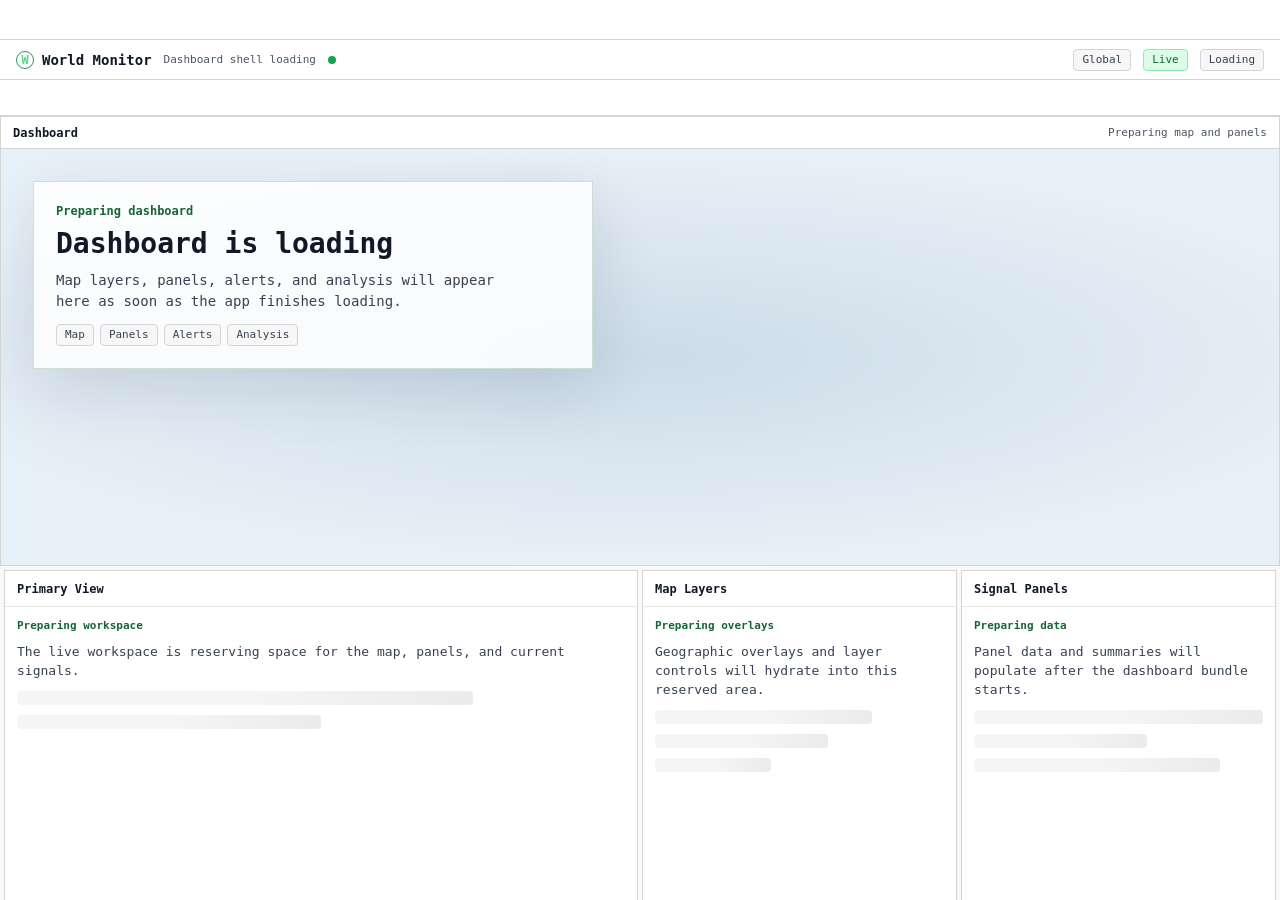
<file: index.html>
<!DOCTYPE html>
<html lang="en">
  <head>
    <meta charset="UTF-8" />
    <meta name="viewport" content="width=device-width, initial-scale=1.0, viewport-fit=cover" />
    <meta name="referrer" content="strict-origin-when-cross-origin" />

    <!-- Primary Meta Tags -->
    <title>World Monitor - Real-Time Global Intelligence Dashboard</title>
    <meta name="title" content="World Monitor - Real-Time Global Intelligence Dashboard" />
    <meta name="description" content="Real-time global intelligence platform tracking conflicts, markets, military activity, and OSINT signals across 190+ countries, with live context in one view." />
    <meta name="keywords" content="AI intelligence, AI-powered dashboard, global intelligence, geopolitical dashboard, world news, market data, military bases, nuclear facilities, undersea cables, conflict zones, real-time monitoring, situation awareness, OSINT, flight tracking, AIS ships, earthquake monitor, protest tracker, power outages, oil prices, government spending, polymarket predictions" />
    <meta name="author" content="Elie Habib" />
    <meta name="theme-color" content="#0a0f0a" />
    <meta name="robots" content="index, follow, max-image-preview:large, max-snippet:-1" />
    <link rel="canonical" href="https://www.worldmonitor.app/dashboard" />
    <link rel="alternate" hreflang="x-default" href="https://www.worldmonitor.app/dashboard" />
    <link rel="alternate" hreflang="en" href="https://www.worldmonitor.app/dashboard" />

    <!-- Additional Search Discovery -->
    <meta name="application-name" content="World Monitor" />
    <meta name="subject" content="AI-Powered Global Intelligence and Situation Awareness" />
    <meta name="classification" content="AI Intelligence Dashboard, OSINT Tool, News Aggregator" />
    <meta name="coverage" content="Worldwide" />
    <meta name="distribution" content="Global" />
    <meta name="rating" content="General" />

    <!-- Open Graph / Facebook -->
    <meta property="og:type" content="website" />
    <meta property="og:url" content="https://www.worldmonitor.app/dashboard" />
    <meta property="og:title" content="World Monitor - Real-Time Global Intelligence Dashboard" />
    <meta property="og:description" content="Real-time global intelligence platform tracking conflicts, markets, military activity, and OSINT signals across 190+ countries, with live context in one view." />
    <meta property="og:image" content="https://www.worldmonitor.app/favico/og-image.png" />
    <meta property="og:image:width" content="1200" />
    <meta property="og:image:height" content="630" />
    <meta property="og:image:alt" content="World Monitor — real-time global intelligence dashboard with 3D globe, live markets, geopolitical data, and infrastructure monitoring" />
    <meta property="og:site_name" content="World Monitor" />
    <meta property="og:locale" content="en_US" />

    <!-- Twitter -->
    <meta name="twitter:card" content="summary_large_image" />
    <meta name="twitter:url" content="https://www.worldmonitor.app/dashboard" />
    <meta name="twitter:title" content="World Monitor - Real-Time Global Intelligence Dashboard" />
    <meta name="twitter:description" content="Real-time global intelligence platform tracking conflicts, markets, military activity, and OSINT signals across 190+ countries, with live context in one view." />
    <meta name="twitter:image" content="https://www.worldmonitor.app/favico/og-image.png" />
    <meta name="twitter:site" content="@worldmonitorai" />
    <meta name="twitter:creator" content="@worldmonitorai" />

    <!-- JSON-LD Structured Data -->
    <script type="application/ld+json">
    {
      "@context": "https://schema.org",
      "@type": "WebApplication",
      "@id": "https://www.worldmonitor.app/#software",
      "name": "World Monitor",
      "alternateName": [
        "WorldMonitor",
        "World Monitor App",
        "WM Intelligence"
      ],
      "url": "https://www.worldmonitor.app/dashboard",
      "description": "Open-source real-time global intelligence dashboard aggregating conflicts, military movements, markets, infrastructure, and geopolitical data. Used by 2M+ people across 190+ countries. Featured in WIRED.",
      "applicationCategory": "SecurityApplication",
      "operatingSystem": "Web, Windows, macOS, Linux",
      "publisher": {
        "@id": "https://www.worldmonitor.app/#organization"
      },
      "isPartOf": {
        "@id": "https://www.worldmonitor.app/#website"
      },
      "isBasedOn": {
        "@id": "https://www.worldmonitor.app/#source"
      },
      "offers": [
        {
          "@type": "Offer",
          "name": "Free",
          "price": "0",
          "priceCurrency": "USD",
          "availability": "https://schema.org/InStock",
          "url": "https://www.worldmonitor.app/pro#pricing",
          "description": "Core dashboard panels, Global news feed, Earthquake & weather alerts, Basic map view, 3 dashboard tabs"
        },
        {
          "@type": "Offer",
          "name": "Pro Monthly",
          "price": "39.99",
          "priceCurrency": "USD",
          "availability": "https://schema.org/InStock",
          "url": "https://www.worldmonitor.app/pro#pricing",
          "description": "Everything in Free — panels, sources & followed countries uncapped, WM Analyst chat + AI stock analysis & backtesting, Cost-shock modelling & supply-chain stress tests, Intel memory — historical search, timelines & similar events, Physical metals divergence, minerals concentration & sovereign debt data, Scheduled AI digest + alert rules engine, MCP + SDK access for Claude Desktop & other AI clients (50 calls/day), Custom widgets & 10 dashboards (vs 3), Personal license, 1 named user",
          "priceSpecification": {
            "@type": "UnitPriceSpecification",
            "price": "39.99",
            "priceCurrency": "USD",
            "billingDuration": "P1M"
          }
        },
        {
          "@type": "Offer",
          "name": "Pro Annual",
          "price": "359.99",
          "priceCurrency": "USD",
          "availability": "https://schema.org/InStock",
          "url": "https://www.worldmonitor.app/pro#pricing",
          "description": "",
          "priceSpecification": {
            "@type": "UnitPriceSpecification",
            "price": "359.99",
            "priceCurrency": "USD",
            "billingDuration": "P1Y"
          }
        }
      ],
      "author": {
        "@id": "https://www.worldmonitor.app/blog/authors/elie-habib/#person",
        "@type": "Person",
        "name": "Elie Habib"
      },
      "featureList": [
        "Real-time conflict tracking (ACLED, UCDP)",
        "Military ADS-B flight monitoring",
        "Maritime AIS ship tracking and dark vessel detection",
        "NASA FIRMS satellite fire detection",
        "Nuclear installation and critical infrastructure mapping",
        "Submarine cable and internet outage monitoring",
        "GPS jamming zone detection",
        "AI-powered intelligence synthesis and briefs",
        "Country Instability Index (CII) scoring",
        "Stock market, commodity, and crypto tracking",
        "Earthquake and natural disaster alerts",
        "Civil unrest and protest monitoring",
        "Cyber threat and BGP anomaly detection",
        "500+ curated RSS news feeds backed by 574 active providers across 578 observed upstream hosts (ACLED, UCDP, NASA FIRMS, USGS, USPTO, FRED, IMF, BIS, OFAC, ECMWF, IAEA, WHO, OpenSky, ADS-B Exchange, and more)",
        "28 language support with RTL"
      ],
      "screenshot": "https://www.worldmonitor.app/favico/og-image.png",
      "sameAs": [
        "https://github.com/koala73/worldmonitor",
        "https://www.npmjs.com/package/worldmonitor",
        "https://www.wikidata.org/wiki/Q141237754",
        "https://x.com/worldmonitorai",
        "https://x.com/eliehabib",
        "https://www.wired.com/story/world-monitor-elie-habib/"
      ],
      "keywords": "OSINT dashboard, geopolitical monitoring, real-time intelligence, conflict tracker, threat intelligence, ADS-B tracking, AIS ship tracking, global risk monitoring, situational awareness"
    }
    </script>

    <script type="application/ld+json">
    {
      "@context": "https://schema.org",
      "@type": "WebSite",
      "@id": "https://www.worldmonitor.app/#website",
      "name": "World Monitor",
      "alternateName": "WorldMonitor",
      "url": "https://www.worldmonitor.app/",
      "description": "Real-time global intelligence dashboard — live news, markets, military tracking, infrastructure monitoring, and geopolitical data.",
      "publisher": {
        "@id": "https://www.worldmonitor.app/#organization"
      },
      "potentialAction": {
        "@type": "SearchAction",
        "target": {
          "@type": "EntryPoint",
          "urlTemplate": "https://www.worldmonitor.app/dashboard?q={search_term_string}"
        },
        "query-input": "required name=search_term_string"
      },
      "inLanguage": "en"
    }
    </script>

    <!--
      Umami Analytics loads from the SPA after first paint/idle (not the document
      head) so a slow/down abacus origin cannot contend with the initial dashboard
      shell. Script src, website id, and the #4183 data-domains workaround now live
      in src/services/analytics.ts (UMAMI_DOMAINS) — the single source of truth.
    -->

    <!-- Favicons -->
    <link rel="icon" type="image/x-icon" href="/favico/favicon.ico" />
    <link rel="icon" type="image/png" sizes="32x32" href="/favico/favicon-32x32.png" />
    <link rel="icon" type="image/png" sizes="16x16" href="/favico/favicon-16x16.png" />
    <link rel="apple-touch-icon" sizes="180x180" href="/favico/apple-touch-icon.png" />


    <!-- Theme: apply stored preference before first paint to prevent FOUC. -->
    <script data-wm-map-prepaint>(function(){var mapCollapsed=true;try{mapCollapsed=localStorage.getItem('mobile-map-collapsed')!=='false';}catch(e){}if(mapCollapsed)document.documentElement.classList.add('wm-map-collapsed');else document.documentElement.classList.remove('wm-map-collapsed');})()</script>
    <script data-wm-prepaint>(function(){try{var h=location.hostname;var v;if(h.startsWith('happy.'))v='happy';else if(h.startsWith('tech.'))v='tech';else if(h.startsWith('finance.'))v='finance';else if(h.startsWith('commodity.'))v='commodity';else if(h.startsWith('energy.'))v='energy';if(!v&&(h==='localhost'||h==='127.0.0.1'||'__TAURI_INTERNALS__' in window))v=localStorage.getItem('worldmonitor-variant');if(v)document.documentElement.dataset.variant=v;else document.documentElement.removeAttribute('data-variant');var t=localStorage.getItem('worldmonitor-theme');if(t==='dark'||t==='light'){document.documentElement.dataset.theme=t;}else if(v==='happy'){document.documentElement.dataset.theme='light';}else if(window.matchMedia&&window.matchMedia('(prefers-color-scheme: light)').matches){document.documentElement.dataset.theme='light';}var mapCollapsed=localStorage.getItem('mobile-map-collapsed')!=='false';if(mapCollapsed)document.documentElement.classList.add('wm-map-collapsed');var dismissKey='wm-pro-banner-launched-dismissed';var legacyDismissKey='wm-pro-banner-dismissed';localStorage.removeItem(legacyDismissKey);var ts=Number(localStorage.getItem(dismissKey)||0);var dismissed=ts>0&&Date.now()-ts<=604800000;if(ts>0&&!dismissed)localStorage.removeItem(dismissKey);var entitledHint=localStorage.getItem('wm-entitlement-hint')==='pro';if(window.self===window.top&&!dismissed&&!entitledHint)document.documentElement.classList.add('wm-pro-banner-reserved');}catch(e){}document.documentElement.classList.add('no-transition');document.documentElement.classList.add('js');})()</script>
    <!-- Critical CSS: inline skeleton visible before JS boots -->
    <style>
      :root{--wm-pro-banner-slot-height:40px;--dashboard-panel-row-min:200px;--dashboard-panel-row-max:380px;--dashboard-grid-gap:4px;--dashboard-first-grid-reservation:calc(var(--dashboard-panel-row-min) + var(--dashboard-panel-row-min) + var(--dashboard-grid-gap))}
      html,body{margin:0;height:100%;width:100%;overflow:hidden;background:#0a0a0a}
      html.wm-pro-banner-reserved #app::before{content:'';display:block;height:var(--wm-pro-banner-slot-height);flex:0 0 var(--wm-pro-banner-slot-height);background:#141414;border-bottom:1px solid #2a2a2a;box-sizing:border-box}
      html.wm-pro-banner-reserved.wm-layout-hydrated #app::before{content:none;display:none}
      .pro-banner-slot{flex:0 0 auto;min-height:0;box-sizing:border-box}
      html.wm-pro-banner-reserved .pro-banner-slot{min-height:var(--wm-pro-banner-slot-height)}
      .pro-banner-slot .pro-banner{box-sizing:border-box;min-height:var(--wm-pro-banner-slot-height);width:100%}
      #country-deep-dive-panel.country-deep-dive[aria-hidden="true"]{position:fixed;top:0;right:0;width:430px;height:100vh;visibility:hidden;z-index:5000;box-sizing:border-box;transform:translateX(calc(100% + 30px));contain:layout paint}
      @media (max-width:767px){#country-deep-dive-panel.country-deep-dive[aria-hidden="true"]{width:100vw;transform:translateX(100%)}}
      [data-theme="light"].wm-pro-banner-reserved #app::before{background:#fff;border-bottom-color:#d4d4d4}
      [data-variant="happy"].wm-pro-banner-reserved #app::before{background:#fff;border-bottom-color:#DDD9CF}
      [data-variant="happy"][data-theme="dark"].wm-pro-banner-reserved #app::before{background:#222E3E;border-bottom-color:#344050}
      html:not(.js),html:not(.js) body{height:auto;min-height:100%;overflow:auto}
      html:not(.js) #app .skeleton-shell{display:none}
      .app-heading,.app-seo-summary{position:absolute;width:1px;height:1px;padding:0;margin:-1px;overflow:hidden;clip:rect(0 0 0 0);clip-path:inset(50%);white-space:nowrap;border:0}
      .app-seo-summary p{margin:0}
      .dashboard-noscript{max-width:760px;margin:0 auto;padding:48px 24px;color:#e5e7eb;background:#0a0a0a;font:16px/1.6 system-ui,sans-serif}
      .dashboard-noscript h2{margin:0 0 12px;color:#f9fafb;font-size:28px;line-height:1.2}
      .dashboard-noscript p{margin:0 0 18px;color:#d1d5db}
      .dashboard-noscript ul{display:grid;grid-template-columns:repeat(auto-fit,minmax(180px,1fr));gap:10px 18px;margin:0;padding-left:20px}
      .dashboard-noscript a{color:#4ade80;text-underline-offset:3px}

      /* ---------- skeleton shell (dark default) ---------- */
      .skeleton-shell{display:flex;flex-direction:column;height:100vh;background:#0a0a0a;font-family:'SF Mono','Monaco','Cascadia Code','Fira Code','DejaVu Sans Mono','Liberation Mono',monospace;overflow:hidden}
      .skeleton-shell *{box-sizing:border-box}
      html.wm-pro-banner-reserved .skeleton-shell{height:calc(100vh - var(--wm-pro-banner-slot-height))}
      .skeleton-header{display:flex;align-items:center;justify-content:space-between;height:40px;padding:8px 16px;background:#141414;border-bottom:1px solid #2a2a2a;flex-shrink:0}
      .skeleton-header-left{display:flex;align-items:center;gap:12px}
      .skeleton-header-right{display:flex;align-items:center;gap:12px}
      .skeleton-brand{display:flex;align-items:center;gap:8px;margin:0;color:#f5f5f5;font-size:14px;line-height:1;font-weight:800}
      .skeleton-brand-mark{display:inline-flex;align-items:center;justify-content:center;width:18px;height:18px;border:1px solid #2f8f68;border-radius:50%;color:#4ade80;font-size:12px;line-height:1}
      .skeleton-brand-mark::after{content:"W"}
      .skeleton-kicker{color:#9ca3af;font-size:11px;line-height:1;white-space:nowrap}
      .skeleton-chip{display:inline-flex;align-items:center;min-height:22px;padding:0 8px;border:1px solid #2a2a2a;border-radius:4px;color:#d1d5db;background:#181818;font-size:11px;line-height:1;white-space:nowrap}
      .skeleton-chip.live{color:#86efac;border-color:#14532d;background:#062317}
      .skeleton-pill{height:24px;border-radius:4px;background:#1e1e1e}
      .skeleton-dot{width:8px;height:8px;border-radius:50%;background:#0f5040}
      .skeleton-tabs{height:36px;background:#141414;border-bottom:1px solid #2a2a2a;flex-shrink:0}
      .skeleton-main{flex:1;display:flex;flex-direction:column;overflow:hidden;background:#0a0a0a}
      .skeleton-map{height:50vh;min-height:350px;border:1px solid #2a2a2a;background:#020a08;display:flex;flex-direction:column;flex-shrink:0}
      .skeleton-map-bar{height:32px;display:flex;align-items:center;justify-content:space-between;gap:12px;padding:0 12px;background:#141414;border-bottom:1px solid #2a2a2a}
      .skeleton-section-label{color:#f5f5f5;font-size:12px;line-height:1;font-weight:700;white-space:nowrap}
      .skeleton-section-note{color:#9ca3af;font-size:11px;line-height:1;white-space:nowrap}
      .skeleton-map-body{flex:1;position:relative;overflow:hidden}
      .skeleton-map-body::after{content:'';position:absolute;inset:0;background:radial-gradient(ellipse 60% 50% at 50% 50%,#0a2a20 0%,#020a08 100%);opacity:.5}
      .skeleton-map-content{position:relative;z-index:1;display:flex;flex-direction:column;gap:10px;max-width:560px;margin:32px;padding:22px;border:1px solid rgba(74,222,128,.24);background:rgba(5,12,10,.78);box-shadow:0 18px 60px rgba(0,0,0,.24)}
      .skeleton-map-eyebrow{margin:0;color:#86efac;font-size:12px;line-height:1.2;font-weight:700}
      .skeleton-map-title{margin:0;color:#f8fafc;font-size:28px;line-height:1.12;font-weight:800}
      .skeleton-map-copy{margin:0;max-width:52ch;color:#d1d5db;font-size:14px;line-height:1.5}
      .skeleton-map-badges{display:flex;flex-wrap:wrap;gap:6px;margin-top:2px}
      .skeleton-grid{display:grid;grid-template-columns:repeat(auto-fill,minmax(280px,1fr));grid-auto-flow:row dense;grid-auto-rows:minmax(var(--dashboard-panel-row-min),var(--dashboard-panel-row-max));gap:var(--dashboard-grid-gap);padding:var(--dashboard-grid-gap);align-content:start}
      .skeleton-panel{height:100%;min-height:var(--dashboard-panel-row-min);background:#141414;border:1px solid #2a2a2a;border-radius:0;display:flex;flex-direction:column}
      .skeleton-panel:first-child{grid-column:span 2;grid-row:span 2;min-height:var(--dashboard-first-grid-reservation)}
      .skeleton-panel-header{height:36px;display:flex;align-items:center;padding:0 12px;border-bottom:1px solid #1a1a1a}
      .skeleton-panel-title{margin:0;color:#f5f5f5;font-size:12px;line-height:1;font-weight:700}
      .skeleton-panel-body{flex:1;padding:12px;display:flex;flex-direction:column;gap:10px}
      .skeleton-panel-kicker{margin:0;color:#86efac;font-size:11px;line-height:1.3;font-weight:700}
      .skeleton-panel-copy{margin:0;color:#d1d5db;font-size:13px;line-height:1.45}
      .skeleton-panel-metric{display:flex;align-items:baseline;gap:8px;margin-top:auto;color:#f8fafc}
      .skeleton-panel-metric strong{font-size:26px;line-height:1;font-weight:800}
      .skeleton-panel-metric span{color:#9ca3af;font-size:11px;line-height:1.2}
      .skeleton-line{height:14px;border-radius:4px;background:linear-gradient(90deg,rgba(255,255,255,.05) 25%,rgba(255,255,255,.1) 50%,rgba(255,255,255,.05) 75%);background-size:200% 100%;animation:skel-shimmer 1.5s infinite}
      .skeleton-line.w75{width:75%}.skeleton-line.w60{width:60%}.skeleton-line.w50{width:50%}.skeleton-line.w85{width:85%}.skeleton-line.w40{width:40%}

      @keyframes skel-shimmer{0%{background-position:200% 0}100%{background-position:-200% 0}}
      @media (prefers-reduced-motion:reduce){*,*::before,*::after{animation-duration:.01ms!important;animation-iteration-count:1!important;transition-duration:.01ms!important}}

      /* ---------- skeleton shell (light theme) ---------- */
      [data-theme="light"] .skeleton-shell{background:#f8f9fa}
      [data-theme="light"] .skeleton-header{background:#fff;border-bottom-color:#d4d4d4}
      [data-theme="light"] .skeleton-brand{color:#111827}
      [data-theme="light"] .skeleton-kicker{color:#4b5563}
      [data-theme="light"] .skeleton-chip{color:#374151;background:#f7f7f7;border-color:#d4d4d4}
      [data-theme="light"] .skeleton-chip.live{color:#166534;background:#dcfce7;border-color:#86efac}
      [data-theme="light"] .skeleton-pill{background:#f0f0f0}
      [data-theme="light"] .skeleton-dot{background:#16a34a}
      [data-theme="light"] .skeleton-tabs{background:#fff;border-bottom-color:#d4d4d4}
      [data-theme="light"] .skeleton-main{background:#f8f9fa}
      [data-theme="light"] .skeleton-map{border-color:#d4d4d4;background:#e8f0f8}
      [data-theme="light"] .skeleton-map-bar{background:#fff;border-bottom-color:#d4d4d4}
      [data-theme="light"] .skeleton-section-label{color:#111827}
      [data-theme="light"] .skeleton-section-note{color:#4b5563}
      [data-theme="light"] .skeleton-map-body::after{background:radial-gradient(ellipse 60% 50% at 50% 50%,#b0c8d8 0%,#e8f0f8 100%)}
      [data-theme="light"] .skeleton-map-content{border-color:rgba(22,101,52,.2);background:rgba(255,255,255,.86);box-shadow:0 18px 60px rgba(15,23,42,.12)}
      [data-theme="light"] .skeleton-map-eyebrow{color:#166534}
      [data-theme="light"] .skeleton-map-title{color:#111827}
      [data-theme="light"] .skeleton-map-copy{color:#374151}
      [data-theme="light"] .skeleton-panel{background:#fff;border-color:#d4d4d4}
      [data-theme="light"] .skeleton-panel-header{border-bottom-color:#e8e8e8}
      [data-theme="light"] .skeleton-panel-title{color:#111827}
      [data-theme="light"] .skeleton-panel-kicker{color:#166534}
      [data-theme="light"] .skeleton-panel-copy{color:#374151}
      [data-theme="light"] .skeleton-panel-metric{color:#111827}
      [data-theme="light"] .skeleton-panel-metric span{color:#4b5563}
      [data-theme="light"] .skeleton-line{background:linear-gradient(90deg,rgba(0,0,0,.04) 25%,rgba(0,0,0,.08) 50%,rgba(0,0,0,.04) 75%);background-size:200% 100%;animation:skel-shimmer 1.5s infinite}

      /* ---------- skeleton shell (happy variant — light) ---------- */
      [data-variant="happy"] .skeleton-shell{background:#FAFAF5;font-family:'Nunito',system-ui,sans-serif}
      [data-variant="happy"] .skeleton-header{background:#FFFFFF;border-bottom-color:#DDD9CF}
      [data-variant="happy"] .skeleton-brand{color:#24301f}
      [data-variant="happy"] .skeleton-brand-mark{border-color:#6B8F5E;color:#6B8F5E}
      [data-variant="happy"] .skeleton-kicker{color:#64705d}
      [data-variant="happy"] .skeleton-chip{color:#3f4f36;background:#F2EFE8;border-color:#DDD9CF;border-radius:8px}
      [data-variant="happy"] .skeleton-chip.live{color:#2f612e;background:#eef6e9;border-color:#b9cda8}
      [data-variant="happy"] .skeleton-pill{background:#F2EFE8;border-radius:8px}
      [data-variant="happy"] .skeleton-dot{background:#6B8F5E}
      [data-variant="happy"] .skeleton-tabs{background:#FFFFFF;border-bottom-color:#DDD9CF}
      [data-variant="happy"] .skeleton-main{background:#FAFAF5}
      [data-variant="happy"] .skeleton-map{border-color:#DDD9CF;background:#D4E6EC;border-radius:14px}
      [data-variant="happy"] .skeleton-map-bar{background:#FFFFFF;border-bottom-color:#DDD9CF}
      [data-variant="happy"] .skeleton-section-label{color:#24301f}
      [data-variant="happy"] .skeleton-section-note{color:#64705d}
      [data-variant="happy"] .skeleton-map-body::after{background:radial-gradient(ellipse 60% 50% at 50% 50%,#B9CDA8 0%,#D4E6EC 100%);opacity:.3}
      [data-variant="happy"] .skeleton-map-content{border-color:rgba(107,143,94,.24);background:rgba(255,255,255,.84);box-shadow:0 18px 60px rgba(61,80,50,.12);border-radius:12px}
      [data-variant="happy"] .skeleton-map-eyebrow{color:#4f7f3f}
      [data-variant="happy"] .skeleton-map-title{color:#24301f}
      [data-variant="happy"] .skeleton-map-copy{color:#3f4f36}
      [data-variant="happy"] .skeleton-panel{background:#FFFFFF;border-color:#DDD9CF;border-radius:14px}
      [data-variant="happy"] .skeleton-panel-header{border-bottom-color:#EBE8E0}
      [data-variant="happy"] .skeleton-panel-title{color:#24301f}
      [data-variant="happy"] .skeleton-panel-kicker{color:#4f7f3f}
      [data-variant="happy"] .skeleton-panel-copy{color:#3f4f36}
      [data-variant="happy"] .skeleton-panel-metric{color:#24301f}
      [data-variant="happy"] .skeleton-panel-metric span{color:#64705d}
      [data-variant="happy"] .skeleton-line{background:linear-gradient(90deg,rgba(107,143,94,.06) 25%,rgba(107,143,94,.12) 50%,rgba(107,143,94,.06) 75%);background-size:200% 100%;animation:skel-shimmer 1.5s infinite}

      /* ---------- skeleton shell (happy variant — dark) ---------- */
      [data-variant="happy"][data-theme="dark"] .skeleton-shell{background:#1A2332}
      [data-variant="happy"][data-theme="dark"] .skeleton-header{background:#222E3E;border-bottom-color:#344050}
      [data-variant="happy"][data-theme="dark"] .skeleton-brand{color:#F7FAF3}
      [data-variant="happy"][data-theme="dark"] .skeleton-kicker{color:#B9C4B0}
      [data-variant="happy"][data-theme="dark"] .skeleton-chip{color:#E7EDE0;background:#2A3848;border-color:#344050}
      [data-variant="happy"][data-theme="dark"] .skeleton-chip.live{color:#C9F2B8;background:#243A2D;border-color:#456449}
      [data-variant="happy"][data-theme="dark"] .skeleton-pill{background:#2A3848}
      [data-variant="happy"][data-theme="dark"] .skeleton-dot{background:#8BAF7A}
      [data-variant="happy"][data-theme="dark"] .skeleton-tabs{background:#222E3E;border-bottom-color:#344050}
      [data-variant="happy"][data-theme="dark"] .skeleton-main{background:#1A2332}
      [data-variant="happy"][data-theme="dark"] .skeleton-map{border-color:#344050;background:#16202E}
      [data-variant="happy"][data-theme="dark"] .skeleton-map-bar{background:#222E3E;border-bottom-color:#344050}
      [data-variant="happy"][data-theme="dark"] .skeleton-section-label{color:#F7FAF3}
      [data-variant="happy"][data-theme="dark"] .skeleton-section-note{color:#B9C4B0}
      [data-variant="happy"][data-theme="dark"] .skeleton-map-body::after{background:radial-gradient(ellipse 60% 50% at 50% 50%,#2D4035 0%,#16202E 100%);opacity:.3}
      [data-variant="happy"][data-theme="dark"] .skeleton-map-content{border-color:rgba(139,175,122,.24);background:rgba(24,33,45,.82);box-shadow:0 18px 60px rgba(0,0,0,.24)}
      [data-variant="happy"][data-theme="dark"] .skeleton-map-eyebrow{color:#C9F2B8}
      [data-variant="happy"][data-theme="dark"] .skeleton-map-title{color:#F7FAF3}
      [data-variant="happy"][data-theme="dark"] .skeleton-map-copy{color:#E7EDE0}
      [data-variant="happy"][data-theme="dark"] .skeleton-panel{background:#222E3E;border-color:#344050}
      [data-variant="happy"][data-theme="dark"] .skeleton-panel-header{border-bottom-color:#283545}
      [data-variant="happy"][data-theme="dark"] .skeleton-panel-title{color:#F7FAF3}
      [data-variant="happy"][data-theme="dark"] .skeleton-panel-kicker{color:#C9F2B8}
      [data-variant="happy"][data-theme="dark"] .skeleton-panel-copy{color:#E7EDE0}
      [data-variant="happy"][data-theme="dark"] .skeleton-panel-metric{color:#F7FAF3}
      [data-variant="happy"][data-theme="dark"] .skeleton-panel-metric span{color:#B9C4B0}
      [data-variant="happy"][data-theme="dark"] .skeleton-line{background:linear-gradient(90deg,rgba(139,175,122,.05) 25%,rgba(139,175,122,.10) 50%,rgba(139,175,122,.05) 75%);background-size:200% 100%;animation:skel-shimmer 1.5s infinite}

      @media (max-width:768px){
        .skeleton-header{height:45px;padding:6px 10px;gap:8px}
        .skeleton-header-left,.skeleton-header-right{gap:8px;min-width:0}
        .skeleton-kicker,.skeleton-section-note{display:none}
        .skeleton-chip{padding:0 6px;font-size:10px}
        /* Mirror the real full-viewport mobile map (.map-section @ max-width:768px in
           main.css): the skeleton previously reserved 50vh (~422px) while the hydrated
           map is calc(100dvh - 48px) (~796px), shoving #panelsGrid down ~374px on the
           skeleton->app swap (#4580 item a, largest mobile CLS offender). Keep the
           100vh fallback first for pre-dvh browsers, same order as the real rule. */
        .skeleton-map{height:calc(100vh - 48px);height:calc(100dvh - 48px - env(safe-area-inset-top, 0px) - env(safe-area-inset-bottom, 0px));min-height:60vh;max-height:100dvh}
        /* Match .main-content .map-section.collapsed: users who collapsed the mobile
           map previously should not reserve the expanded map before hydration. */
        html.wm-map-collapsed .skeleton-map{height:auto;min-height:0;max-height:none}
        /* The hydrated collapsed map keeps its 47px header plus the section borders.
           Hide the loading card too: otherwise its intrinsic height still shifts panels. */
        html.wm-map-collapsed .skeleton-map-bar{height:47px}
        html.wm-map-collapsed .skeleton-map-body{display:none}
        /* #5159 NOTE: do NOT try to pre-paint-collapse the REAL .map-section from
           here. main.css sets its expanded height with !important inside a cascade
           layer, and for !important declarations LAYERED beats UNLAYERED — the
           inverse of the normal-declaration rule this critical CSS relies on. The
           real section is instead CREATED with .collapsed already present
           (panel-layout.ts renderLayout template), so the runtime rule applies from
           its first frame. */
        .skeleton-map-content{max-width:calc(100% - 24px);margin:12px;padding:16px}
        .skeleton-map-title{font-size:22px;line-height:1.15}
        .skeleton-map-copy{font-size:13px;line-height:1.42}
        .skeleton-grid{grid-template-columns:1fr}
        .skeleton-panel:first-child{grid-column:span 1;grid-row:span 1;min-height:var(--dashboard-panel-row-min)}
        .skeleton-panel:nth-child(n+5){display:none}
      }
    </style>

    <!-- Preconnect: critical first-paint origins.
         api.worldmonitor.app: credentialed CORS (runtime.ts defaults
         credentials: 'include') — must use `use-credentials` so the
         pre-opened socket lands in the same connection pool as the
         credentialed fetches. Sentry and Clerk are deferred by their
         runtime loaders, so they intentionally do not get head preconnects. -->
    <link rel="preconnect" href="https://api.worldmonitor.app" crossorigin="use-credentials">

    <!-- Preconnect: map tiles + assets -->
    <link rel="preconnect" href="https://maps.worldmonitor.app" crossorigin>

    <!-- Variant/locale fonts are narrowed and loaded after the dashboard paints. -->
  </head>
  <body>
    <h1 class="app-heading">World Monitor — Real-Time Global Intelligence Dashboard</h1>
    <section class="app-seo-summary" aria-hidden="true">
      <p>World Monitor is the full-spectrum real-time global intelligence dashboard: one browser workspace that combines geopolitical conflict tracking, military and civil aviation, maritime AIS, undersea cable and infrastructure maps, markets, climate hazards, cyber signals, and open-source news into a single live situation picture. Analysts, journalists, researchers, and operators use it to see how distant events connect before they harden into headlines.</p>
      <p>On the map you can follow conflict zones and protest activity alongside earthquake and wildfire alerts, power-outage clusters, and strategic infrastructure such as military bases, nuclear facilities, and subsea cables. Aviation layers surface military and commercial flights; maritime layers track ships through chokepoints and high-risk waters. Country deep-dives open resilience, risk, and source-backed context for more than 190 states without leaving the dashboard.</p>
      <p>Market and prediction panels sit beside the geospatial view so price moves, central-bank signals, commodities, and prediction-market odds can be read against the same map context that shows tankers, jets, and crisis corridors. Government-spending and macro indicators help separate noise from policy-relevant shifts. The goal is not another news feed — it is a continuously updating OSINT workbench with auditable upstream sources.</p>
      <p>Reference surfaces outside the live map keep the same evidence standard: country intelligence pages, maritime chokepoint briefs, crisis trackers, live tools, research reports, and an audited source catalog. Agents and developers can also use the MCP server and REST API documented on the site. World Monitor is open source and free to start; Pro unlocks deeper analysis without hiding the core map. Specialized sibling monitors focus on tech, finance, commodities, energy infrastructure, and constructive global progress; this full dashboard remains the canonical geopolitics and multi-domain intelligence surface at www.worldmonitor.app/dashboard for humans and crawlers alike.</p>
      <p>If you need a single citeable URL for multi-domain situation awareness — conflicts, markets, flights, ships, infrastructure, and climate hazards together — use this full dashboard rather than a specialized sibling. That separation is intentional: tech, finance, commodity, energy, and happy monitors carry their own summaries so crawlers do not treat six shells as near-duplicates.</p>
    </section>
    <noscript>
      <main id="dashboard-noscript" class="dashboard-noscript">
        <h2>World Monitor requires JavaScript for the live map</h2>
        <p>World Monitor is the full-spectrum real-time global intelligence dashboard: one browser workspace that combines geopolitical conflict tracking, military and civil aviation, maritime AIS, undersea cable and infrastructure maps, markets, climate hazards, cyber signals, and open-source news into a single live situation picture. Analysts, journalists, researchers, and operators use it to see how distant events connect before they harden into headlines.</p>
        <p>On the map you can follow conflict zones and protest activity alongside earthquake and wildfire alerts, power-outage clusters, and strategic infrastructure such as military bases, nuclear facilities, and subsea cables. Aviation layers surface military and commercial flights; maritime layers track ships through chokepoints and high-risk waters. Country deep-dives open resilience, risk, and source-backed context for more than 190 states without leaving the dashboard.</p>
        <p>Market and prediction panels sit beside the geospatial view so price moves, central-bank signals, commodities, and prediction-market odds can be read against the same map context that shows tankers, jets, and crisis corridors. Government-spending and macro indicators help separate noise from policy-relevant shifts. The goal is not another news feed — it is a continuously updating OSINT workbench with auditable upstream sources.</p>
        <p>Reference surfaces outside the live map keep the same evidence standard: country intelligence pages, maritime chokepoint briefs, crisis trackers, live tools, research reports, and an audited source catalog. Agents and developers can also use the MCP server and REST API documented on the site. World Monitor is open source and free to start; Pro unlocks deeper analysis without hiding the core map. Specialized sibling monitors focus on tech, finance, commodities, energy infrastructure, and constructive global progress; this full dashboard remains the canonical geopolitics and multi-domain intelligence surface at www.worldmonitor.app/dashboard for humans and crawlers alike.</p>
        <p>If you need a single citeable URL for multi-domain situation awareness — conflicts, markets, flights, ships, infrastructure, and climate hazards together — use this full dashboard rather than a specialized sibling. That separation is intentional: tech, finance, commodity, energy, and happy monitors carry their own summaries so crawlers do not treat six shells as near-duplicates.</p>
        <p>Visit the <a href="/" >World Monitor homepage</a> for the platform overview, or use the indexable reference pages below without enabling JavaScript.</p>
        <nav aria-label="World Monitor references">
          <ul>
            <li><a href="/countries/">Country intelligence</a></li>
            <li><a href="/chokepoints/">Maritime chokepoints</a></li>
            <li><a href="/crises/">Crisis trackers</a></li>
            <li><a href="/tools/">Live tools</a></li>
            <li><a href="/research/">Research reports</a></li>
            <li><a href="/blog/">Blog</a></li>
            <li><a href="/docs">Documentation</a></li>
            <li><a href="/pro#pricing">Pricing</a></li>
            <li><a href="https://github.com/koala73/worldmonitor">GitHub</a></li>
          </ul>
        </nav>
      </main>
    </noscript>
    <div id="app" data-wm-shell>
      <!-- Pre-render skeleton: visible instantly, replaced when JS calls renderLayout() -->
      <div class="skeleton-shell" aria-busy="true" aria-label="World Monitor dashboard loading">
        <div class="skeleton-header">
          <div class="skeleton-header-left">
            <div class="skeleton-brand"><span class="skeleton-brand-mark" aria-hidden="true"></span><span>World Monitor</span></div>
            <span class="skeleton-kicker">Dashboard shell loading</span>
            <span class="skeleton-dot" aria-hidden="true"></span>
          </div>
          <div class="skeleton-header-right">
            <span class="skeleton-chip">Global</span>
            <span class="skeleton-chip live">Live</span>
            <span class="skeleton-chip">Loading</span>
          </div>
        </div>
        <div class="skeleton-tabs" aria-hidden="true"></div>
        <div class="skeleton-main">
          <div class="skeleton-map">
            <div class="skeleton-map-bar">
              <span class="skeleton-section-label">Dashboard</span>
              <span class="skeleton-section-note">Preparing map and panels</span>
            </div>
            <div class="skeleton-map-body">
              <div class="skeleton-map-content">
                <p class="skeleton-map-eyebrow">Preparing dashboard</p>
                <h2 class="skeleton-map-title skeleton-lcp-copy" data-shell-lcp>Dashboard is loading</h2>
                <p class="skeleton-map-copy">Map layers, panels, alerts, and analysis will appear here as soon as the app finishes loading.</p>
                <div class="skeleton-map-badges">
                  <span class="skeleton-chip">Map</span>
                  <span class="skeleton-chip">Panels</span>
                  <span class="skeleton-chip">Alerts</span>
                  <span class="skeleton-chip">Analysis</span>
                </div>
              </div>
            </div>
          </div>
          <div class="skeleton-grid">
            <section class="skeleton-panel" aria-label="Primary view loading"><div class="skeleton-panel-header"><h3 class="skeleton-panel-title">Primary View</h3></div><div class="skeleton-panel-body"><p class="skeleton-panel-kicker">Preparing workspace</p><p class="skeleton-panel-copy">The live workspace is reserving space for the map, panels, and current signals.</p><div aria-hidden="true" class="skeleton-line w75"></div><div aria-hidden="true" class="skeleton-line w50"></div></div></section>
            <section class="skeleton-panel" aria-label="Map layers loading"><div class="skeleton-panel-header"><h3 class="skeleton-panel-title">Map Layers</h3></div><div class="skeleton-panel-body"><p class="skeleton-panel-kicker">Preparing overlays</p><p class="skeleton-panel-copy">Geographic overlays and layer controls will hydrate into this reserved area.</p><div aria-hidden="true" class="skeleton-line w75"></div><div aria-hidden="true" class="skeleton-line w60"></div><div aria-hidden="true" class="skeleton-line w40"></div></div></section>
            <section class="skeleton-panel" aria-label="Signal panels loading"><div class="skeleton-panel-header"><h3 class="skeleton-panel-title">Signal Panels</h3></div><div class="skeleton-panel-body"><p class="skeleton-panel-kicker">Preparing data</p><p class="skeleton-panel-copy">Panel data and summaries will populate after the dashboard bundle starts.</p><div aria-hidden="true" class="skeleton-line"></div><div aria-hidden="true" class="skeleton-line w60"></div><div aria-hidden="true" class="skeleton-line w85"></div></div></section>
            <section class="skeleton-panel" aria-label="Context loading"><div class="skeleton-panel-header"><h3 class="skeleton-panel-title">Context</h3></div><div class="skeleton-panel-body"><p class="skeleton-panel-kicker">Preparing context</p><p class="skeleton-panel-copy">Supporting context cards keep their final dashboard slots stable.</p><div aria-hidden="true" class="skeleton-line w60"></div><div aria-hidden="true" class="skeleton-line w85"></div><div aria-hidden="true" class="skeleton-line w75"></div></div></section>
            <section class="skeleton-panel" aria-label="Analysis loading"><div class="skeleton-panel-header"><h3 class="skeleton-panel-title">Analysis</h3></div><div class="skeleton-panel-body"><p class="skeleton-panel-kicker">Preparing analysis</p><p class="skeleton-panel-copy">Analysis modules will appear after data and settings are ready.</p><div aria-hidden="true" class="skeleton-line w85"></div><div aria-hidden="true" class="skeleton-line w50"></div><div aria-hidden="true" class="skeleton-line w75"></div></div></section>
            <section class="skeleton-panel" aria-label="Updates loading"><div class="skeleton-panel-header"><h3 class="skeleton-panel-title">Updates</h3></div><div class="skeleton-panel-body"><p class="skeleton-panel-kicker">Preparing updates</p><p class="skeleton-panel-copy">Recent updates and refresh state will replace this placeholder.</p><div aria-hidden="true" class="skeleton-line w75"></div><div aria-hidden="true" class="skeleton-line w60"></div><div aria-hidden="true" class="skeleton-line"></div></div></section>
          </div>
        </div>
      </div>
    </div>
    <aside id="country-deep-dive-panel" class="country-deep-dive" aria-label="Country Intelligence" aria-hidden="true">
      <div class="country-deep-dive-shell">
        <button id="deep-dive-close" class="panel-close" aria-label="Close">×</button>
        <div id="deep-dive-content" class="panel-content"></div>
      </div>
    </aside>
    <!-- Force-clear stale service worker if module scripts 404 (post-deploy cache mismatch) -->
    <script>
    (function(){
      if(!('serviceWorker' in navigator))return;
      var key='wm-sw-nuke';
      var attempted=false;
      try{if(sessionStorage.getItem(key))return}catch(e){}
      window.addEventListener('error',function(e){
        var t=e.target;var u=t&&(t.tagName==="SCRIPT"||t.tagName==="LINK")&&(t.src||t.href)||'';
        if(u&&/\/assets\//.test(u)){
          try{sessionStorage.setItem(key,'1')}catch(err){if(attempted)return;attempted=true}
          navigator.serviceWorker.getRegistrations().then(function(regs){
            var p=regs.map(function(r){return r.unregister()});
            Promise.all(p).then(function(){
              if(caches&&caches.keys){
                caches.keys().then(function(ks){
                  return Promise.all(ks.map(function(k){return caches.delete(k)}));
                }).then(function(){location.reload()});
              }else{location.reload()}
            });
          });
        }
      },true);
    })()
    </script>
    <script type="module" src="/src/main.ts" nonce="wm-static-bootstrap"></script>
  </body>
</html>
</file>
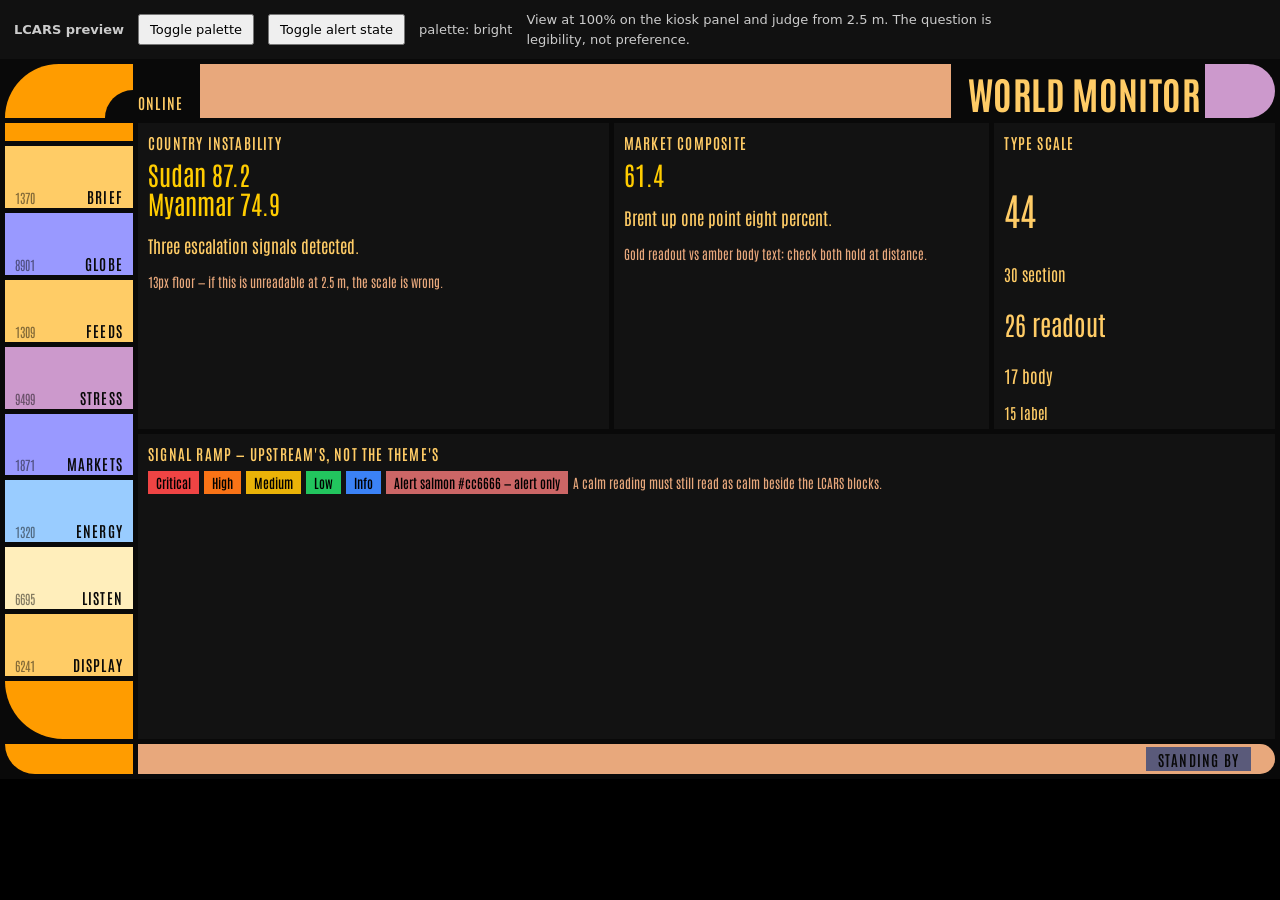
<file: preview/lcars-preview.html>
<!doctype html>
<html lang="en">
<head>
<meta charset="utf-8">
<title>LCARS preview — 1280×720</title>
<!--
  Standalone LCARS mock. No build step, no dependencies, no network.

  Open it straight off the filesystem on the kiosk panel to settle the two
  questions that cannot be answered from a desk (SCOPE.md §7.1, §11):

    1. Which palette is legible at 2.5 m on a 163-PPI panel — Drexler or bright?
    2. Does the type scale hold at that distance, especially the 13px floor?

  Deliberately NOT wired to src/themes/. Sharing the token module would mean a
  build step, and the point of this file is that it runs on a panel with
  nothing installed. The values below are copied from
  src/themes/lcars/tokens.ts; if they drift, that file wins.
-->
<style>
  /* Same self-hosted face as the theme, resolved relative to this file so the
     preview works straight off the filesystem with no server. */
  @font-face {
    font-family: 'Antonio';
    font-style: normal;
    font-weight: 400 700;
    font-display: block;
    src: url('../public/fonts/antonio-latin.woff2') format('woff2');
  }

  :root {
    --gutter: 5px; --block: 10px; --rail: 128px; --rail-btn: 34px;
    --header: 54px; --footer: 30px;
    --elbow: 68px; --elbow-inner: 28px; --cap: 999px; --radius-block: 0px;
    --size-micro: 13px; --size-label: 15px; --size-body: 17px;
    --size-readout: 26px; --size-title: 38px; --tracking: 0.08em;
    --font: 'Antonio', 'Oswald', 'Arial Narrow', sans-serif;
    --alert: #cc6666;
  }

  /* Variant A — Drexler. Screen-accurate, muted. */
  [data-palette="drexler"] {
    --bg: #090909; --bg-panel: #121212;
    --primary: #faa41b; --tan: #ec943a; --lilac: #c082a9;
    --periwinkle: #b6a5d1; --ice: #8b72aa; --cream: #d29a7f;
    --peach: #eb9870; --readout: #ffcc00; --text: #e8c07a; --text-dim: #c89a4a;
    --text-invert: #090909; --ok: #99cc99; --critical: #ff3300;
  }

  /* Variant B — bright. Higher contrast. */
  /* Field is #090909, never pure black — a step of lift stops an emissive
     panel reading as a dead region. */
  [data-palette="bright"] {
    --bg: #090909; --bg-panel: #121212;
    --primary: #ff9c00; --tan: #ffcc66; --lilac: #cc99cc;
    --periwinkle: #9999ff; --ice: #99ccff; --cream: #ffeebb;
    --peach: #e8a87c; --readout: #ffcc00; --text: #ffcc66; --text-dim: #e8a87c;
    --text-invert: #090909; --ok: #99cc99; --critical: #ff3300;
  }

  * { box-sizing: border-box; }
  html, body { margin: 0; background: #000; }
  body { user-select: none; font-family: var(--font); }

  /* Exactly the kiosk panel. Nothing here is responsive on purpose — if it
     does not fit 1280×720 it does not fit, and that is the finding. */
  .panel-frame {
    width: 1280px; height: 720px;
    display: grid; grid-template-rows: auto minmax(0,1fr) auto;
    gap: var(--gutter); padding: var(--gutter);
    background: var(--bg); color: var(--text);
  }

  .hdr { display: grid; grid-template-columns: var(--rail) minmax(0,1fr) auto;
         gap: var(--gutter); height: var(--header); font-size: var(--size-label); }
  /* One block, one carve. The inner corner is cut by a field-coloured
     pseudo-element carrying its own smaller radius. No clip-path, no SVG. */
  .elbow { position: relative; background: var(--primary);
           border-top-left-radius: var(--elbow); }
  .elbow::after { content: ''; position: absolute; right: 0; bottom: 0;
           width: var(--elbow-inner); height: var(--elbow-inner);
           background: var(--bg); border-top-left-radius: var(--elbow-inner); }
  /* The label interrupts the bar rather than sitting on it: the text blocks
     carry the field colour and punch a hole through the coloured segment. */
  .hdr-bar { display: flex; align-items: stretch; gap: var(--gutter); min-width: 0; }
  .hdr-status, .hdr-title { display: flex; align-items: flex-end; padding-bottom: 6px;
             background: var(--bg); color: var(--tan); white-space: nowrap; }
  .hdr-status { padding-right: 12px; font-size: var(--size-label); font-weight: 600;
             letter-spacing: var(--tracking); text-transform: uppercase; }
  .hdr-seg { flex: 1; min-width: 0; background: var(--peach); }
  .hdr-title { padding-left: 12px; font-size: var(--size-title); font-weight: 700;
             line-height: 1; letter-spacing: .01em; text-transform: uppercase; }
  .hdr-cap { width: 70px; background: var(--lilac);
             border-radius: 0 var(--cap) var(--cap) 0; }

  .body { display: grid; grid-template-columns: var(--rail) minmax(0,1fr);
          gap: var(--gutter); min-height: 0; }

  .rail { display: flex; flex-direction: column; gap: var(--gutter);
          min-height: 0; overflow: hidden; font-size: var(--size-label); }
  .cap { flex: 0 0 18px; background: var(--primary); }
  .cap-top { border-radius: var(--radius-block); }
  .cap-bot { flex: 1 1 auto; min-height: 24px; border-radius: 0 0 0 var(--elbow); }
  /* Individual SQUARED blocks. Only the column's caps curve, where it meets
     the header elbow above and the footer below. */
  .btn { flex: 1 1 0; min-height: 0; display: flex; align-items: flex-end;
         justify-content: space-between; gap: 6px;
         padding: 0 10px 4px; border: 0; color: var(--text-invert); cursor: pointer;
         font-family: var(--font); text-align: right;
         border-radius: var(--radius-block); }
  .btn:hover { filter: brightness(1.2); }
  .btn:focus-visible { outline: 3px solid var(--ice); outline-offset: -3px; }
  .btn .code { font-size: var(--size-micro); opacity: .5; line-height: 1; }
  .btn .lbl { font-size: var(--size-label); font-weight: 600; line-height: 1;
              letter-spacing: var(--tracking); text-transform: uppercase; }
  .t-tan { background: var(--tan); } .t-lilac { background: var(--lilac); }
  .t-peri { background: var(--periwinkle); } .t-ice { background: var(--ice); }
  .t-cream { background: var(--cream); }

  .well { display: grid; grid-template-columns: repeat(12, 1fr);
          grid-auto-rows: minmax(0, 1fr); gap: var(--gutter);
          min-width: 0; min-height: 0; }
  /* No border: the gutter is the separation. */
  .card { background: var(--bg-panel); padding: var(--block);
          min-width: 0; min-height: 0; overflow: hidden; }
  .card h2 { margin: 0 0 8px; font-size: var(--size-label); font-weight: 600;
             letter-spacing: var(--tracking); text-transform: uppercase;
             color: var(--tan); }
  .readout { font-size: var(--size-readout); color: var(--readout); line-height: 1.1; }
  .body-txt { font-size: var(--size-body); color: var(--text); }
  .micro { font-size: var(--size-micro); color: var(--text-dim); }

  .span-4 { grid-column: span 4; } .span-5 { grid-column: span 5; }
  .span-3 { grid-column: span 3; } .span-12 { grid-column: span 12; }

  /* The signal ramp is upstream's, NOT the theme's. Shown here so a palette
     decision can be checked against it: if a calm reading stops reading as
     calm next to the LCARS blocks, the palette is wrong. */
  .ramp { display: flex; gap: var(--gutter); align-items: center; flex-wrap: wrap; }
  .chip { font-size: var(--size-micro); padding: 3px 8px; color: #000; font-weight: 600; }

  .ftr { display: grid; grid-template-columns: var(--rail) minmax(0,1fr);
         gap: var(--gutter); height: var(--footer); }
  .ftr-foot { background: var(--primary); border-radius: 0 0 0 var(--elbow); }
  .ftr-bar { display: flex; align-items: center; justify-content: flex-end;
             padding: 0 24px; background: var(--peach);
             border-radius: 0 var(--cap) var(--cap) 0; }
  /* Status tag: square corners, the one rectangular element. */
  .voice { padding: 3px 12px 2px; background: #5a5a7a; color: var(--text-invert);
           font-size: var(--size-label); font-weight: 600;
           letter-spacing: var(--tracking); text-transform: uppercase;
           border-radius: 0; }

  .alert-demo { background: var(--alert); color: #000; }

  /* LCARS cuts, it does not fade. */
  * { transition: none !important; }
  @media (prefers-reduced-motion: reduce) { * { animation: none !important; } }

  .toolbar { font: 13px/1.5 system-ui, sans-serif; color: #ccc; background: #111;
             padding: 10px 14px; display: flex; gap: 14px; align-items: center; }
  .toolbar button { font: inherit; padding: 4px 10px; cursor: pointer; }
  .note { max-width: 62ch; }
</style>
</head>
<body>

<div class="toolbar">
  <strong>LCARS preview</strong>
  <button id="swap">Toggle palette</button>
  <button id="alert">Toggle alert state</button>
  <span id="which"></span>
  <span class="note">View at 100% on the kiosk panel and judge from 2.5 m. The
    question is legibility, not preference.</span>
</div>

<div class="panel-frame" data-palette="bright" id="frame">
  <div class="hdr">
    <div class="elbow"></div>
    <div class="hdr-bar"><span class="hdr-status">Online</span><div class="hdr-seg"></div><span class="hdr-title">World Monitor</span></div>
    <div class="hdr-cap"></div>
  </div>

  <div class="body">
    <nav class="rail">
      <div class="cap cap-top"></div>
      <button class="btn t-tan"><span class="code">1370</span><span class="lbl">Brief</span></button>
      <button class="btn t-peri"><span class="code">8901</span><span class="lbl">Globe</span></button>
      <button class="btn t-tan"><span class="code">1309</span><span class="lbl">Feeds</span></button>
      <button class="btn t-lilac"><span class="code">9499</span><span class="lbl">Stress</span></button>
      <button class="btn t-peri"><span class="code">1871</span><span class="lbl">Markets</span></button>
      <button class="btn t-ice"><span class="code">1320</span><span class="lbl">Energy</span></button>
      <button class="btn t-cream"><span class="code">6695</span><span class="lbl">Listen</span></button>
      <button class="btn t-tan"><span class="code">6241</span><span class="lbl">Display</span></button>
      <div class="cap cap-bot"></div>
    </nav>

    <main class="well">
      <section class="card span-5">
        <h2>Country instability</h2>
        <div class="readout">Sudan 87.2</div>
        <div class="readout">Myanmar 74.9</div>
        <p class="body-txt">Three escalation signals detected.</p>
        <p class="micro">13px floor — if this is unreadable at 2.5 m, the scale is wrong.</p>
      </section>

      <section class="card span-4">
        <h2>Market composite</h2>
        <div class="readout">61.4</div>
        <p class="body-txt">Brent up one point eight percent.</p>
        <p class="micro">Gold readout vs amber body text: check both hold at distance.</p>
      </section>

      <section class="card span-3">
        <h2>Type scale</h2>
        <p style="font-size:var(--size-title);line-height:1">44</p>
        <p style="font-size:var(--size-head);line-height:1.1">30 section</p>
        <p style="font-size:var(--size-readout);line-height:1.1">26 readout</p>
        <p style="font-size:var(--size-body)">17 body</p>
        <p style="font-size:var(--size-label)">15 label</p>
        <p style="font-size:var(--size-micro)">13 micro</p>
      </section>

      <section class="card span-12">
        <h2>Signal ramp — upstream's, not the theme's</h2>
        <div class="ramp">
          <span class="chip" style="background:#ef4444">Critical</span>
          <span class="chip" style="background:#f97316">High</span>
          <span class="chip" style="background:#eab308">Medium</span>
          <span class="chip" style="background:#22c55e">Low</span>
          <span class="chip" style="background:#3b82f6">Info</span>
          <span class="chip alert-demo">Alert salmon #cc6666 — alert only</span>
          <span class="micro">A calm reading must still read as calm beside the LCARS blocks.</span>
        </div>
      </section>
    </main>
  </div>

  <div class="ftr">
    <div class="ftr-foot"></div>
    <div class="ftr-bar"><span class="voice">Standing by</span></div>
  </div>
</div>

<script>
  const frame = document.getElementById('frame');
  const which = document.getElementById('which');
  const show = () => { which.textContent = 'palette: ' + frame.dataset.palette; };
  document.getElementById('swap').onclick = () => {
    frame.dataset.palette = frame.dataset.palette === 'bright' ? 'drexler' : 'bright';
    show();
  };
  // Alert state repaints only the structural blocks — never the signal ramp.
  document.getElementById('alert').onclick = () => {
    for (const el of document.querySelectorAll('.btn, .elbow, .cap, .hdr-cap')) {
      el.style.background = el.style.background ? '' : 'var(--alert)';
    }
  };
  show();
</script>
</body>
</html>
</file>
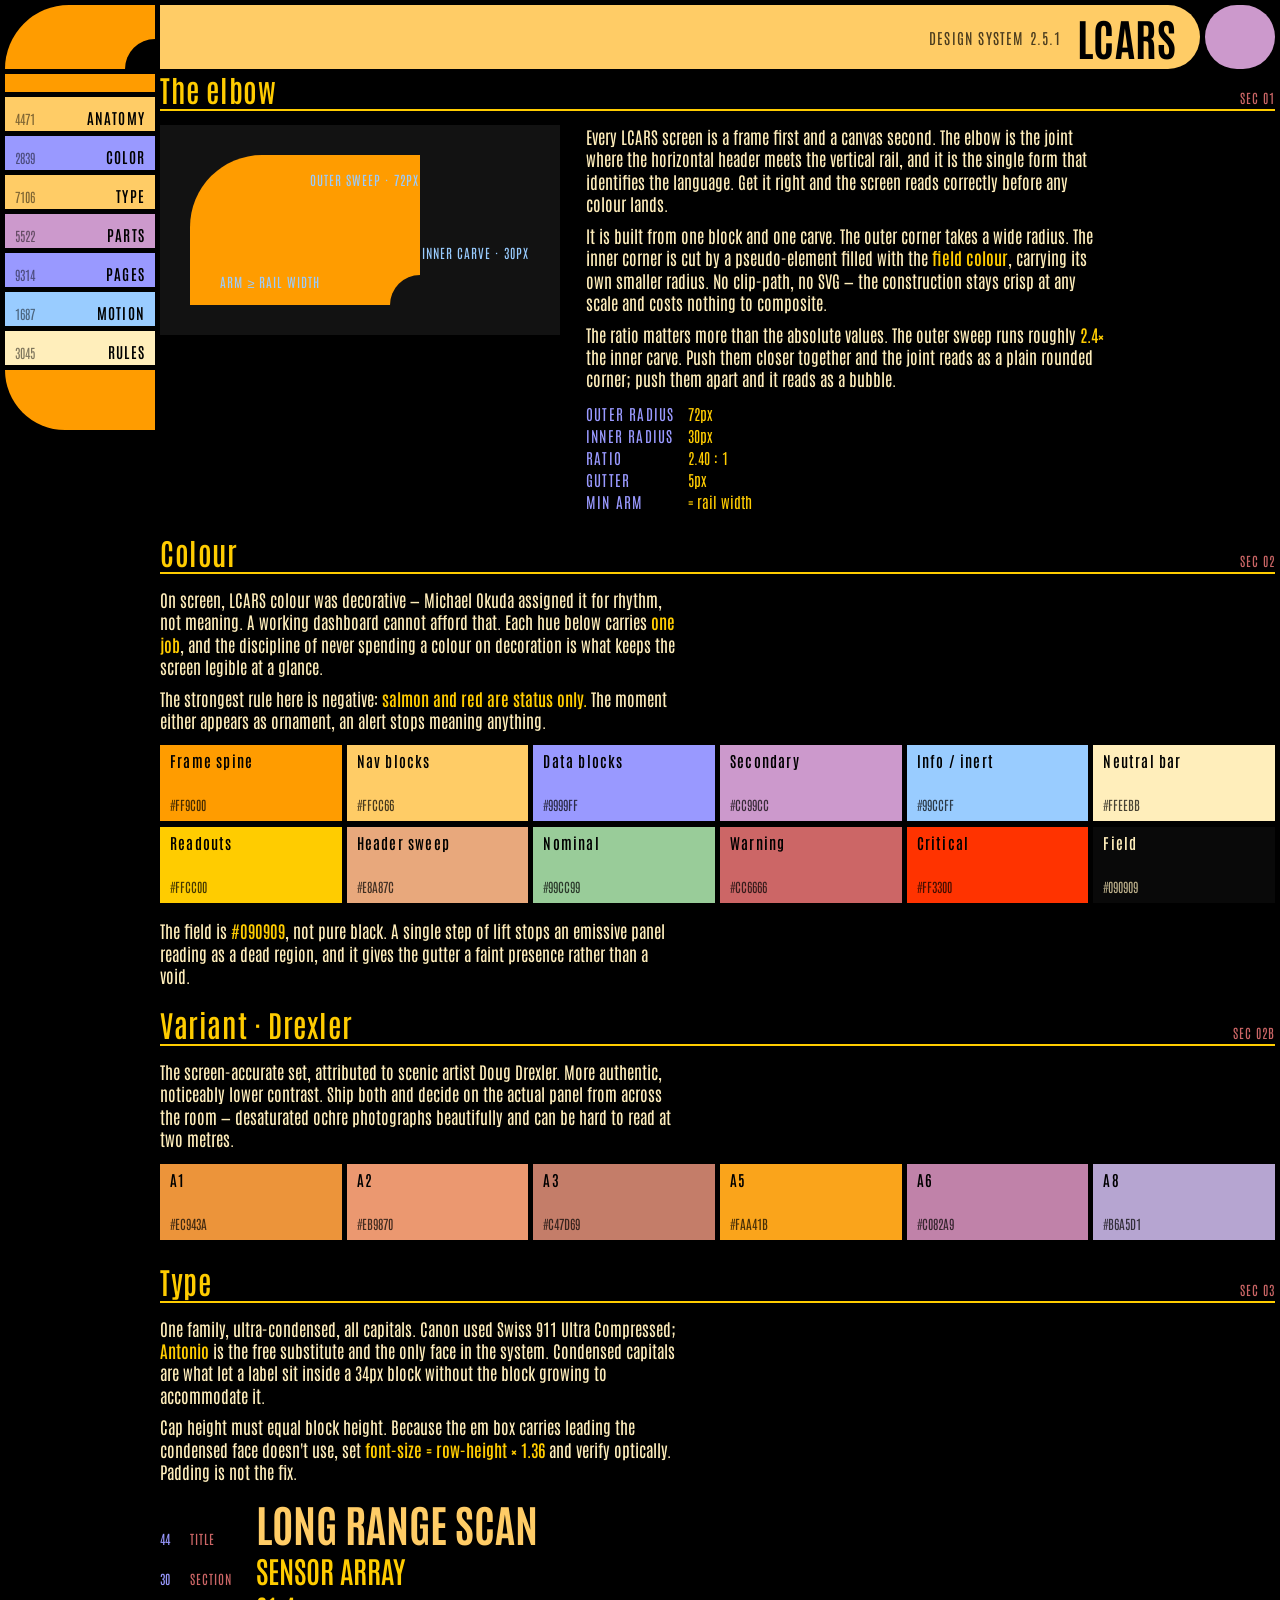
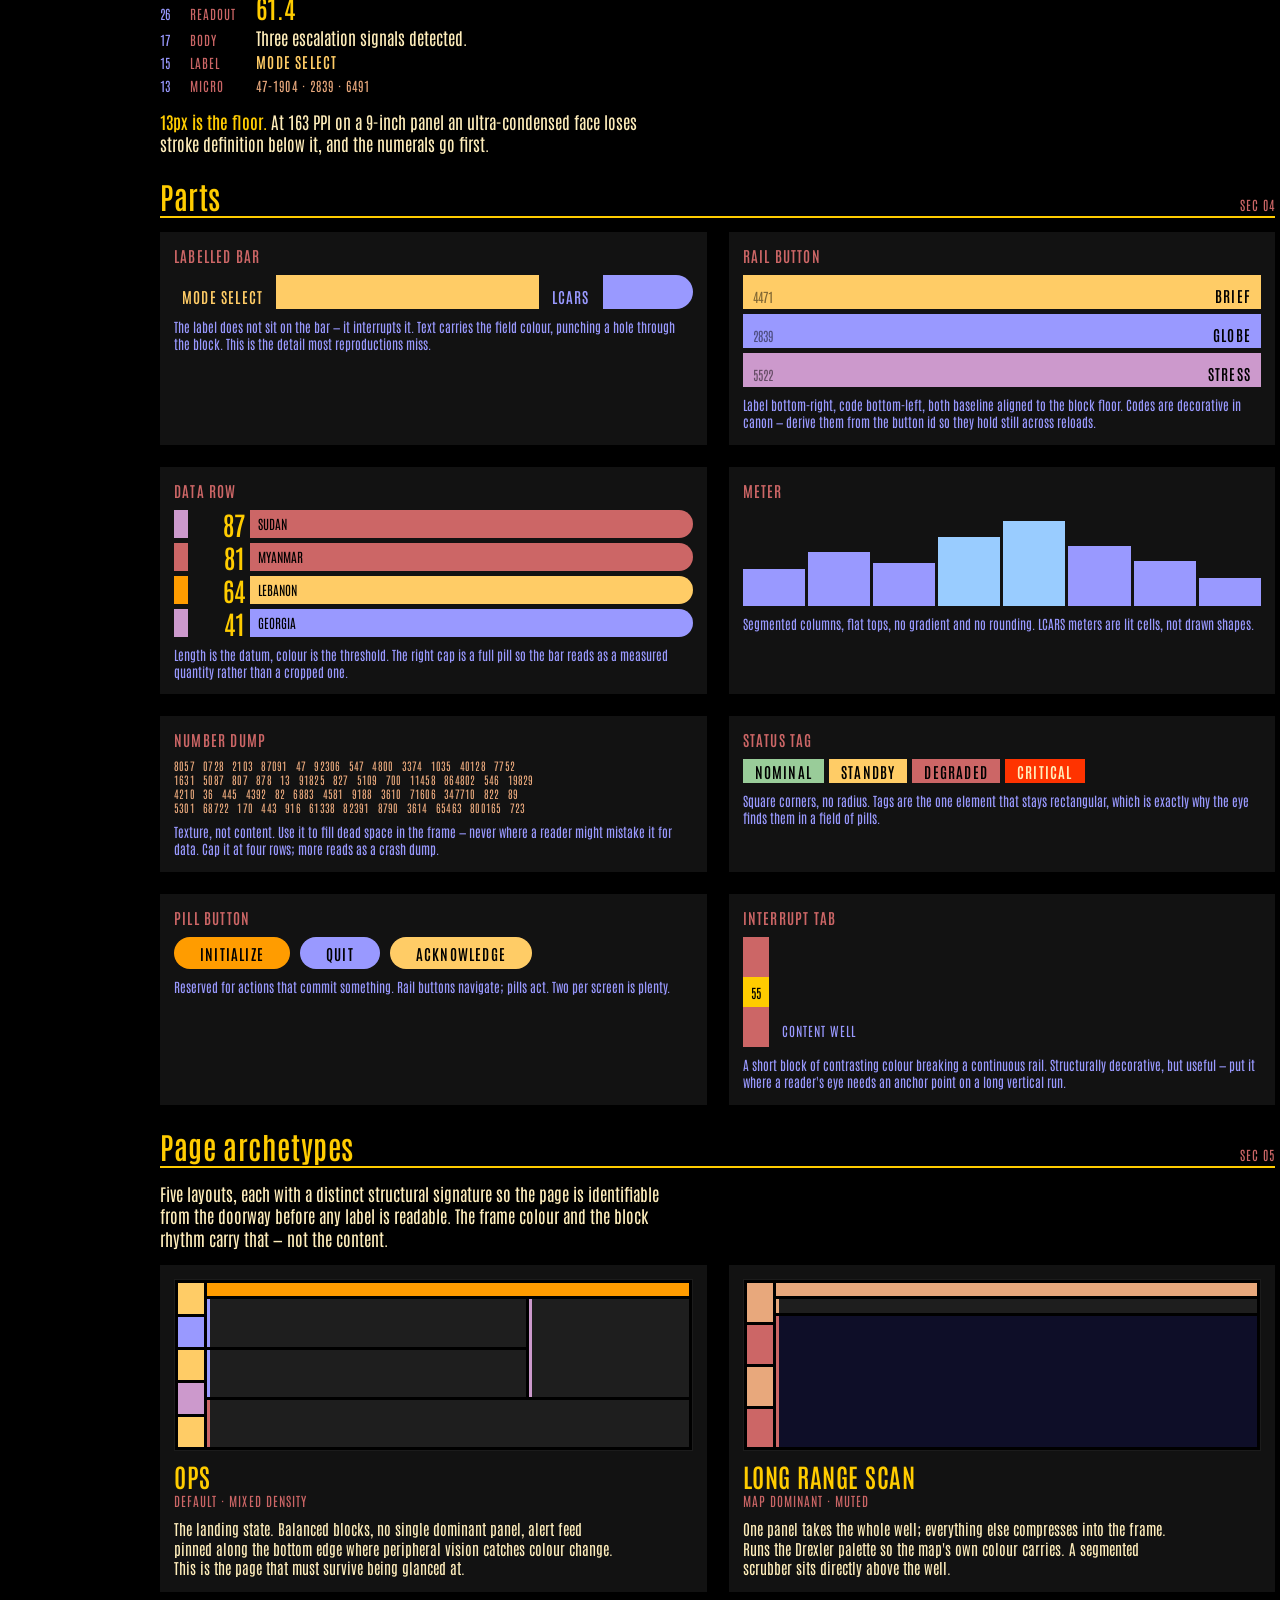
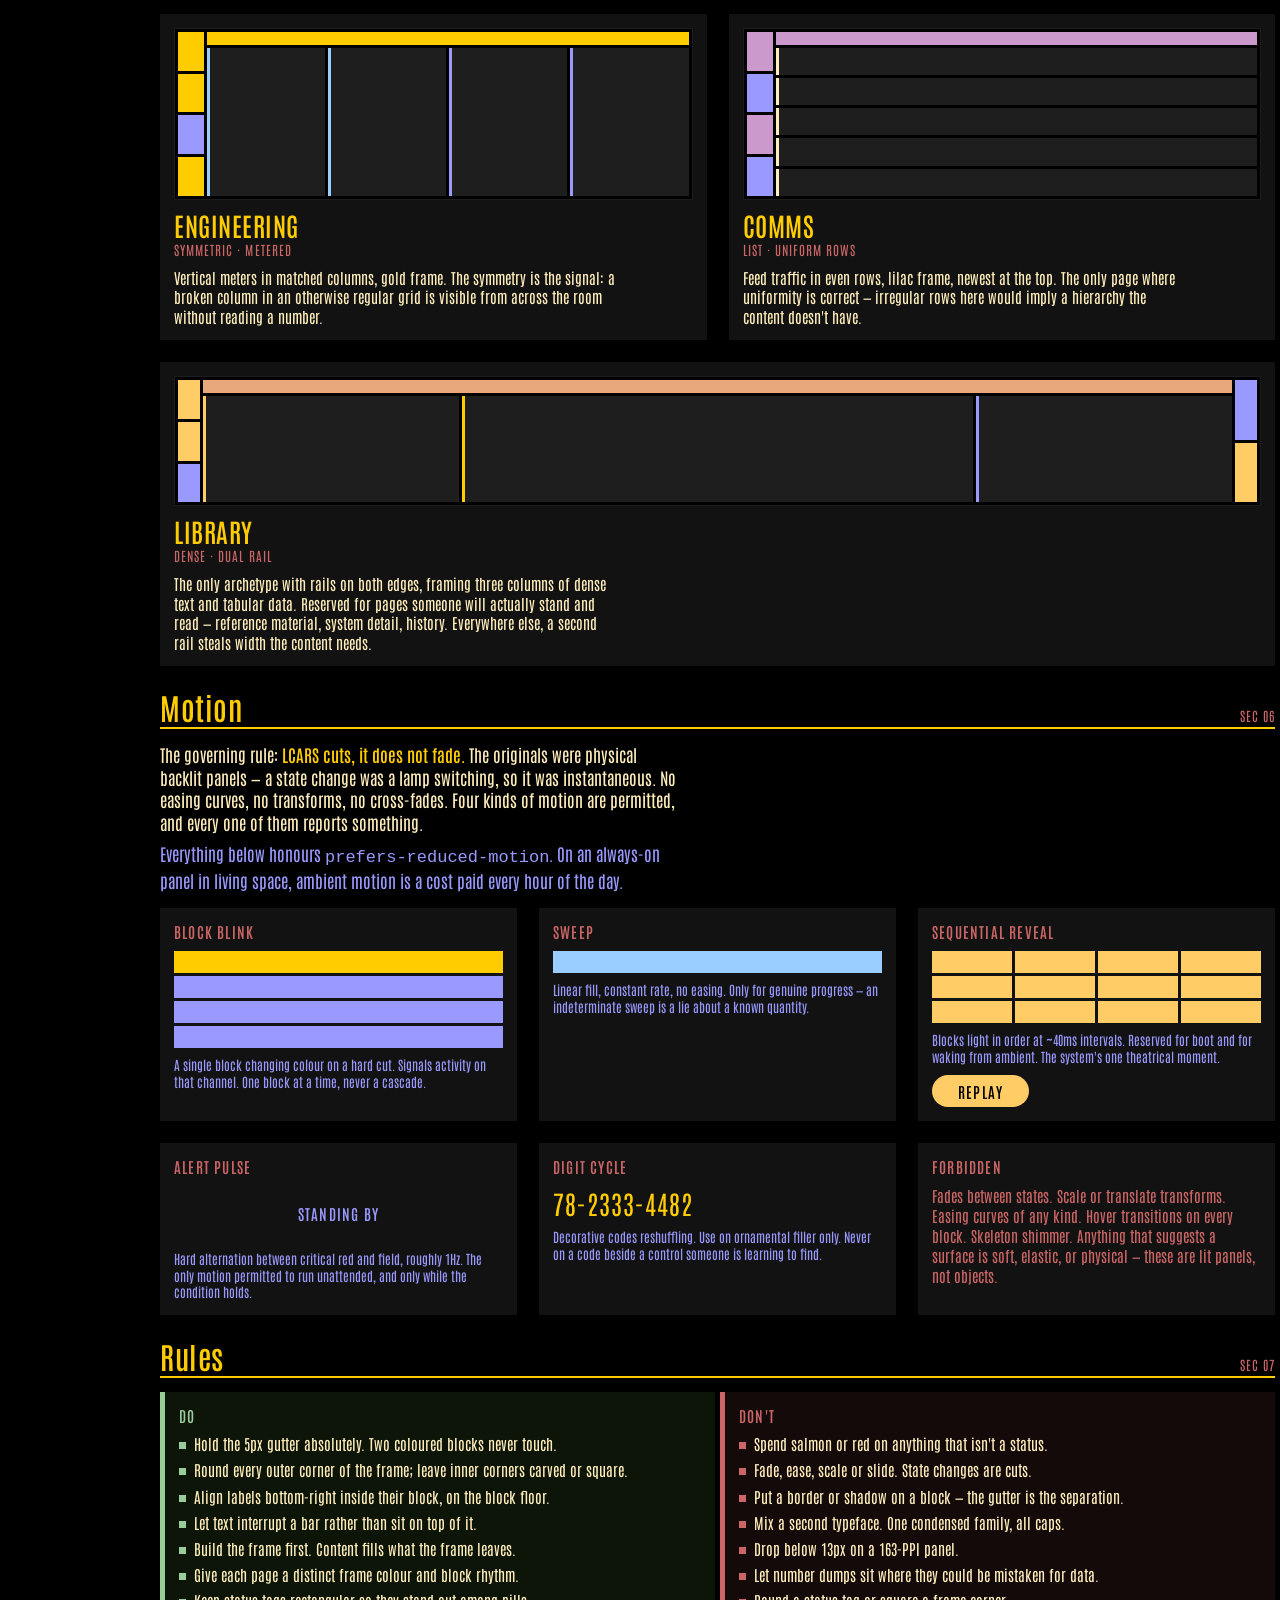
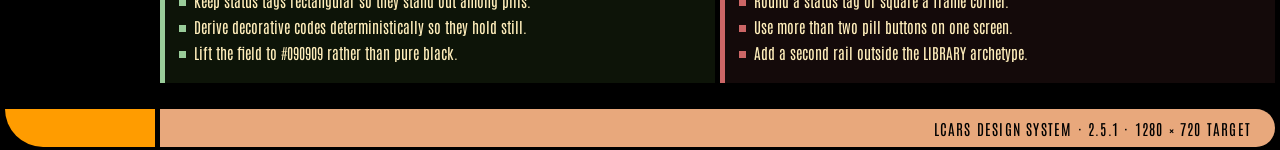
<file: preview/lcars-style-guide.html>
<!DOCTYPE html>
<html lang="en">
<head>
<meta charset="utf-8">
<meta name="viewport" content="width=device-width,initial-scale=1">
<title>LCARS design system</title>
<style>
/* Self-hosted Antonio, resolved relative to this file. The CDN link this
   replaced would have made the guide unopenable on the kiosk, which is the
   one machine where a design decision actually gets settled — and it would
   have contradicted the project's own "zero network dependency for chrome"
   rule in the document that states it. Antonio is a variable font, so one
   file covers the whole 400-700 range the guide uses. */
@font-face {
  font-family: 'Antonio';
  font-style: normal;
  font-weight: 400 700;
  font-display: block;
  src: url('../public/fonts/antonio-latin.woff2') format('woff2');
}

:root{
  /* ---- Palette A · Broadcast (TNG screens, high contrast) ---- */
  --orange:#ff9c00; --tan:#ffcc66; --peach:#e8a87c; --gold:#ffcc00;
  --peri:#9999ff;   --ice:#99ccff;  --lilac:#cc99cc; --mauve:#cfa8d4;
  --salmon:#cc6666; --cream:#ffeebb; --red:#ff3300;  --green:#99cc99;
  --field:#000;     --lift:#090909;  --well:#121212;

  /* ---- Palette B · Drexler (screen-accurate, muted) ---- */
  --d1:#ec943a; --d2:#eb9870; --d3:#c47d69; --d4:#d29a7f; --d5:#faa41b;
  --d6:#c082a9; --d7:#9c698a; --d8:#b6a5d1; --d9:#8b72aa;

  --gut:5px;          /* the black gutter. one value, never negotiated */
  --rail:150px;
  --row:34px;
  --elbow:72px;
  --elbow-in:30px;
  --cap:999px;

  --f:'Antonio','Oswald','Arial Narrow',sans-serif;
  --t-micro:13px; --t-label:15px; --t-body:17px;
  --t-read:26px;  --t-head:30px;  --t-title:44px;
  --track:.08em;
}

*{box-sizing:border-box;margin:0;padding:0}
html{scroll-behavior:smooth}
body{
  background:var(--field);color:var(--tan);
  font-family:var(--f);font-size:var(--t-body);
  -webkit-font-smoothing:antialiased;
  padding:var(--gut);
  user-select:none;
}
.wrap{max-width:1280px;margin:0 auto}

/* ══ FRAME PRIMITIVES ══════════════════════════════════════ */

.bar{background:var(--tan);border-radius:var(--cap)}
.capL{border-radius:var(--cap) 0 0 var(--cap)}
.capR{border-radius:0 var(--cap) var(--cap) 0}

/* The elbow. Outer corner sweeps wide; the inner corner is carved by a
   field-coloured pseudo-element carrying its own radius. */
.elbow{position:relative;background:var(--orange);
  border-top-left-radius:var(--elbow)}
.elbow::after{content:'';position:absolute;right:0;bottom:0;
  width:var(--elbow-in);height:var(--elbow-in);
  background:var(--field);border-top-left-radius:var(--elbow-in)}

/* ══ PAGE HEADER ═══════════════════════════════════════════ */

.top{display:flex;gap:var(--gut);height:64px;margin-bottom:var(--gut)}
.top .elbow{flex:0 0 var(--rail)}
.top .hbar{flex:1;display:flex;align-items:center;justify-content:flex-end;
  gap:16px;padding:0 24px;background:var(--tan);
  border-radius:0 var(--cap) var(--cap) 0}
.top h1{font-size:var(--t-title);font-weight:700;line-height:1;
  color:var(--field);letter-spacing:.01em}
.top .sub{font-size:var(--t-label);letter-spacing:var(--track);
  color:var(--field);opacity:.7}
.top .tail{flex:0 0 70px;background:var(--lilac);border-radius:var(--cap)}

/* ══ LAYOUT ════════════════════════════════════════════════ */

.body{display:flex;gap:var(--gut)}
.rail{flex:0 0 var(--rail);display:flex;flex-direction:column;gap:var(--gut);
  position:sticky;top:var(--gut);align-self:flex-start;max-height:calc(100vh - 2*var(--gut))}
.rail .stub{height:18px;background:var(--orange)}
.rail .foot{flex:1;min-height:60px;background:var(--orange);
  border-bottom-left-radius:var(--elbow)}
.rbtn{height:var(--row);display:flex;align-items:flex-end;justify-content:space-between;
  gap:6px;padding:0 10px 4px;border:0;font-family:var(--f);
  color:var(--field);cursor:pointer;text-align:right;text-decoration:none}
.rbtn .n{font-size:var(--t-micro);opacity:.5}
.rbtn .l{font-size:var(--t-label);font-weight:600;letter-spacing:var(--track)}
.rbtn:hover{filter:brightness(1.2)}
.rbtn:focus-visible{outline:3px solid var(--ice);outline-offset:-3px}

.main{flex:1;min-width:0;display:flex;flex-direction:column;gap:26px}

/* ══ SECTIONS ══════════════════════════════════════════════ */

section{scroll-margin-top:var(--gut)}
.shead{display:flex;align-items:baseline;gap:12px;
  border-bottom:2px solid var(--gold);padding-bottom:3px;margin-bottom:14px}
.shead h2{font-size:var(--t-head);font-weight:600;color:var(--gold);
  letter-spacing:.02em;line-height:1}
.shead .id{margin-left:auto;font-size:var(--t-micro);color:var(--salmon);
  letter-spacing:var(--track)}
p{font-size:var(--t-body);line-height:1.32;color:var(--cream);max-width:74ch}
p + p{margin-top:9px}
p b{color:var(--gold);font-weight:600}
.note{color:var(--peri)}

/* ══ HERO · ELBOW ANATOMY ══════════════════════════════════ */

.anat{display:grid;grid-template-columns:400px 1fr;gap:26px;align-items:start}
.anat-stage{background:var(--well);padding:30px;position:relative}
.demo-elbow{width:230px;height:150px;background:var(--orange);
  border-top-left-radius:var(--elbow);position:relative}
.demo-elbow::after{content:'';position:absolute;right:0;bottom:0;
  width:var(--elbow-in);height:var(--elbow-in);
  background:var(--well);border-top-left-radius:var(--elbow-in)}
.tick{position:absolute;font-size:var(--t-micro);color:var(--ice);
  letter-spacing:var(--track);white-space:nowrap}
.t1{top:16px;left:120px}
.t2{bottom:44px;left:232px}
.t3{bottom:14px;left:30px}
dl.spec{display:grid;grid-template-columns:auto 1fr;gap:3px 14px;
  font-size:var(--t-label);margin-top:14px}
dl.spec dt{color:var(--peri);letter-spacing:var(--track)}
dl.spec dd{color:var(--gold);font-variant-numeric:tabular-nums}

/* ══ SWATCHES ══════════════════════════════════════════════ */

.sw{display:grid;grid-template-columns:repeat(6,1fr);gap:var(--gut)}
.sw > div{padding:8px 10px;min-height:76px;display:flex;flex-direction:column;
  justify-content:space-between;color:var(--field)}
.sw .hex{font-size:var(--t-micro);font-variant-numeric:tabular-nums;opacity:.72}
.sw .use{font-size:var(--t-label);font-weight:600;letter-spacing:var(--track);line-height:1.05}
.sw .dark{color:var(--cream)}

/* ══ TYPE SCALE ════════════════════════════════════════════ */

.scale{display:grid;grid-template-columns:auto auto 1fr;gap:6px 20px;align-items:baseline}
.scale .px{font-size:var(--t-micro);color:var(--peri);font-variant-numeric:tabular-nums}
.scale .nm{font-size:var(--t-micro);color:var(--salmon);letter-spacing:var(--track)}
.scale .sp{color:var(--tan);line-height:1.1}

/* ══ COMPONENT GALLERY ═════════════════════════════════════ */

.gal{display:grid;grid-template-columns:repeat(2,1fr);gap:22px}
.cell{background:var(--well);padding:14px}
.cell > h3{font-size:var(--t-label);letter-spacing:var(--track);color:var(--salmon);
  font-weight:600;margin-bottom:10px}
.cell > .cap-note{font-size:var(--t-micro);color:var(--peri);margin-top:10px;line-height:1.3}

/* labelled bar — the label punches a hole through the block */
.lbar{display:flex;height:var(--row);gap:var(--gut);align-items:stretch}
.lbar .seg{background:var(--tan);flex:1}
.lbar .txt{background:var(--well);display:flex;align-items:flex-end;
  padding:0 8px 3px;font-size:var(--t-label);font-weight:600;
  letter-spacing:var(--track);color:var(--tan)}

/* data row */
.drow{display:flex;align-items:center;gap:var(--gut);height:28px;margin-bottom:var(--gut)}
.drow .chip{width:14px;align-self:stretch}
.drow .val{font-size:var(--t-read);font-weight:600;color:var(--gold);
  font-variant-numeric:tabular-nums;width:52px;text-align:right;line-height:1}
.drow .track{flex:1;align-self:stretch;display:flex;align-items:center;
  padding:0 8px;border-radius:0 var(--cap) var(--cap) 0;
  font-size:var(--t-micro);color:var(--field);font-variant-numeric:tabular-nums}

/* meter */
.meter{display:flex;gap:3px;height:96px;align-items:flex-end}
.meter i{flex:1;background:var(--peri);display:block}

/* number dump */
.dump{font-size:11px;line-height:1.25;color:var(--peach);
  font-variant-numeric:tabular-nums;letter-spacing:.02em;
  word-spacing:5px;max-height:76px;overflow:hidden}

/* status tag */
.tags{display:flex;gap:var(--gut);flex-wrap:wrap}
.tag{padding:3px 12px 2px;font-size:var(--t-label);font-weight:600;
  letter-spacing:var(--track);color:var(--field)}

/* pill button */
.pills{display:flex;gap:10px;flex-wrap:wrap}
.pill{border:0;border-radius:var(--cap);padding:7px 26px 6px;
  font-family:var(--f);font-size:var(--t-label);font-weight:600;
  letter-spacing:var(--track);color:var(--field);cursor:pointer}
.pill:hover{filter:brightness(1.2)}
.pill:focus-visible{outline:3px solid var(--ice);outline-offset:2px}

/* interrupt tab */
.itab{display:flex;gap:var(--gut);align-items:stretch;height:110px}
.itab .spine{flex:0 0 26px;background:var(--salmon);display:flex;flex-direction:column;gap:var(--gut)}
.itab .spine i{flex:1;background:var(--salmon)}
.itab .spine .cut{flex:0 0 30px;background:var(--gold);display:flex;
  align-items:center;justify-content:center;font-size:var(--t-micro);color:var(--field)}

/* ══ PAGE ARCHETYPES ═══════════════════════════════════════ */

.arch{display:grid;grid-template-columns:repeat(2,1fr);gap:22px}
.arch .cell{padding:14px}
.mock{background:var(--field);height:172px;display:flex;gap:3px;padding:3px;
  border:1px solid #1c1c1c}
.mock .mr{flex:0 0 26px;display:flex;flex-direction:column;gap:3px}
.mock .mr i{flex:1;background:var(--tan)}
.mock .mc{flex:1;display:flex;flex-direction:column;gap:3px;min-width:0}
.mock .mt{height:13px;background:var(--orange);flex:0 0 auto}
.mock .mg{flex:1;display:grid;gap:3px;min-height:0}
.mock .mg > i{background:#1e1e1e;border-left:3px solid var(--peri);min-height:0}
.arch h3{font-size:var(--t-read);color:var(--gold);font-weight:600;
  letter-spacing:.02em;margin-bottom:3px;line-height:1}
.arch .role{font-size:var(--t-micro);color:var(--salmon);letter-spacing:var(--track);margin-bottom:10px}
.arch p{font-size:var(--t-label);line-height:1.3}

/* ══ MOTION ════════════════════════════════════════════════ */

.motion{display:grid;grid-template-columns:repeat(3,1fr);gap:22px}
.mstage{background:var(--well);padding:14px;min-height:132px}
.mstage h3{font-size:var(--t-label);letter-spacing:var(--track);color:var(--salmon);
  font-weight:600;margin-bottom:10px}
.mstage p{font-size:var(--t-micro);color:var(--peri);line-height:1.3;margin-top:9px}

.blink i{display:block;height:22px;background:var(--peri);margin-bottom:3px}
.blink i.on{background:var(--gold)}

.sweepbar{height:22px;background:#1e1e1e;overflow:hidden}
.sweepbar i{display:block;height:100%;width:0;background:var(--ice)}

.bootgrid{display:grid;grid-template-columns:repeat(4,1fr);gap:3px}
.bootgrid i{height:22px;background:#1a1a1a}
.bootgrid i.lit{background:var(--tan)}

.alertbox{height:56px;background:var(--well);display:flex;align-items:center;
  justify-content:center;font-size:var(--t-label);font-weight:600;
  letter-spacing:var(--track);color:var(--peri)}
.alertbox.hot{background:var(--red);color:var(--field)}

.cycler{font-size:var(--t-read);color:var(--gold);font-variant-numeric:tabular-nums;
  letter-spacing:.04em}

/* ══ RULES ═════════════════════════════════════════════════ */

.rules{display:grid;grid-template-columns:1fr 1fr;gap:var(--gut)}
.rules > div{padding:14px}
.rules .do{background:#0d1408;border-left:var(--gut) solid var(--green)}
.rules .dont{background:#140a0a;border-left:var(--gut) solid var(--salmon)}
.rules h3{font-size:var(--t-label);letter-spacing:var(--track);font-weight:600;margin-bottom:9px}
.rules .do h3{color:var(--green)} .rules .dont h3{color:var(--salmon)}
.rules li{font-size:var(--t-label);line-height:1.34;color:var(--cream);
  list-style:none;padding-left:15px;position:relative;margin-bottom:6px}
.rules li::before{content:'';position:absolute;left:0;top:8px;width:7px;height:7px}
.rules .do li::before{background:var(--green)}
.rules .dont li::before{background:var(--salmon)}

/* ══ FOOTER ════════════════════════════════════════════════ */

.foot-bar{display:flex;gap:var(--gut);height:38px;margin-top:26px}
.foot-bar .a{flex:0 0 var(--rail);background:var(--orange);
  border-radius:0 0 0 var(--elbow)}
.foot-bar .b{flex:1;background:var(--peach);border-radius:0 var(--cap) var(--cap) 0;
  display:flex;align-items:center;justify-content:flex-end;padding:0 24px;
  font-size:var(--t-label);letter-spacing:var(--track);color:var(--field)}

@media (prefers-reduced-motion:reduce){
  *{animation:none!important;transition:none!important}
}
@media (max-width:900px){
  .anat,.gal,.arch,.rules{grid-template-columns:1fr}
  .motion{grid-template-columns:1fr}
  .sw{grid-template-columns:repeat(3,1fr)}
  .rail{display:none}
}
</style>
</head>
<body>
<div class="wrap">

<header class="top">
  <div class="elbow"></div>
  <div class="hbar">
    <span class="sub">DESIGN SYSTEM 2.5.1</span>
    <h1>LCARS</h1>
  </div>
  <div class="tail"></div>
</header>

<div class="body">

  <nav class="rail">
    <div class="stub"></div>
    <a class="rbtn" href="#anatomy"   style="background:var(--tan)"><span class="n">4471</span><span class="l">ANATOMY</span></a>
    <a class="rbtn" href="#color"     style="background:var(--peri)"><span class="n">2839</span><span class="l">COLOR</span></a>
    <a class="rbtn" href="#type"      style="background:var(--tan)"><span class="n">7106</span><span class="l">TYPE</span></a>
    <a class="rbtn" href="#parts"     style="background:var(--lilac)"><span class="n">5522</span><span class="l">PARTS</span></a>
    <a class="rbtn" href="#pages"     style="background:var(--peri)"><span class="n">9314</span><span class="l">PAGES</span></a>
    <a class="rbtn" href="#motion"    style="background:var(--ice)"><span class="n">1687</span><span class="l">MOTION</span></a>
    <a class="rbtn" href="#rules"     style="background:var(--cream)"><span class="n">3045</span><span class="l">RULES</span></a>
    <div class="foot"></div>
  </nav>

  <main class="main">

  <!-- ═══ ANATOMY ═══ -->
  <section id="anatomy">
    <div class="shead"><h2>The elbow</h2><span class="id">SEC 01</span></div>
    <div class="anat">
      <div class="anat-stage">
        <div class="demo-elbow">
          <span class="tick t1">OUTER SWEEP · 72PX</span>
          <span class="tick t2">INNER CARVE · 30PX</span>
          <span class="tick t3">ARM ≥ RAIL WIDTH</span>
        </div>
      </div>
      <div>
        <p>Every LCARS screen is a frame first and a canvas second. The elbow is
        the joint where the horizontal header meets the vertical rail, and it is
        the single form that identifies the language. Get it right and the
        screen reads correctly before any colour lands.</p>
        <p>It is built from one block and one carve. The outer corner takes a
        wide radius. The inner corner is cut by a pseudo-element filled with the
        <b>field colour</b>, carrying its own smaller radius. No clip-path, no
        SVG — the construction stays crisp at any scale and costs nothing to
        composite.</p>
        <p>The ratio matters more than the absolute values. The outer sweep runs
        roughly <b>2.4×</b> the inner carve. Push them closer together and the
        joint reads as a plain rounded corner; push them apart and it reads as a
        bubble.</p>
        <dl class="spec">
          <dt>OUTER RADIUS</dt><dd>72px</dd>
          <dt>INNER RADIUS</dt><dd>30px</dd>
          <dt>RATIO</dt><dd>2.40 : 1</dd>
          <dt>GUTTER</dt><dd>5px</dd>
          <dt>MIN ARM</dt><dd>= rail width</dd>
        </dl>
      </div>
    </div>
  </section>

  <!-- ═══ COLOR ═══ -->
  <section id="color">
    <div class="shead"><h2>Colour</h2><span class="id">SEC 02</span></div>
    <p>On screen, LCARS colour was decorative — Michael Okuda assigned it for
    rhythm, not meaning. A working dashboard cannot afford that. Each hue below
    carries <b>one job</b>, and the discipline of never spending a colour on
    decoration is what keeps the screen legible at a glance.</p>
    <p style="margin-bottom:14px">The strongest rule here is negative:
    <b>salmon and red are status only.</b> The moment either appears as
    ornament, an alert stops meaning anything.</p>

    <div class="sw" style="margin-bottom:6px">
      <div style="background:#ff9c00"><span class="use">Frame spine</span><span class="hex">#FF9C00</span></div>
      <div style="background:#ffcc66"><span class="use">Nav blocks</span><span class="hex">#FFCC66</span></div>
      <div style="background:#9999ff"><span class="use">Data blocks</span><span class="hex">#9999FF</span></div>
      <div style="background:#cc99cc"><span class="use">Secondary</span><span class="hex">#CC99CC</span></div>
      <div style="background:#99ccff"><span class="use">Info / inert</span><span class="hex">#99CCFF</span></div>
      <div style="background:#ffeebb"><span class="use">Neutral bar</span><span class="hex">#FFEEBB</span></div>
    </div>
    <div class="sw">
      <div style="background:#ffcc00"><span class="use">Readouts</span><span class="hex">#FFCC00</span></div>
      <div style="background:#e8a87c"><span class="use">Header sweep</span><span class="hex">#E8A87C</span></div>
      <div style="background:#99cc99"><span class="use">Nominal</span><span class="hex">#99CC99</span></div>
      <div style="background:#cc6666"><span class="use">Warning</span><span class="hex">#CC6666</span></div>
      <div style="background:#ff3300"><span class="use">Critical</span><span class="hex">#FF3300</span></div>
      <div style="background:#090909" class="dark"><span class="use">Field</span><span class="hex">#090909</span></div>
    </div>

    <p style="margin-top:16px">The field is <b>#090909</b>, not pure black. A
    single step of lift stops an emissive panel reading as a dead region, and it
    gives the gutter a faint presence rather than a void.</p>

    <div class="shead" style="margin-top:22px"><h2>Variant · Drexler</h2><span class="id">SEC 02B</span></div>
    <p style="margin-bottom:14px">The screen-accurate set, attributed to scenic
    artist Doug Drexler. More authentic, noticeably lower contrast. Ship both
    and decide on the actual panel from across the room — desaturated ochre
    photographs beautifully and can be hard to read at two metres.</p>
    <div class="sw">
      <div style="background:#ec943a"><span class="use">A1</span><span class="hex">#EC943A</span></div>
      <div style="background:#eb9870"><span class="use">A2</span><span class="hex">#EB9870</span></div>
      <div style="background:#c47d69"><span class="use">A3</span><span class="hex">#C47D69</span></div>
      <div style="background:#faa41b"><span class="use">A5</span><span class="hex">#FAA41B</span></div>
      <div style="background:#c082a9"><span class="use">A6</span><span class="hex">#C082A9</span></div>
      <div style="background:#b6a5d1"><span class="use">A8</span><span class="hex">#B6A5D1</span></div>
    </div>
  </section>

  <!-- ═══ TYPE ═══ -->
  <section id="type">
    <div class="shead"><h2>Type</h2><span class="id">SEC 03</span></div>
    <p>One family, ultra-condensed, all capitals. Canon used Swiss 911 Ultra
    Compressed; <b>Antonio</b> is the free substitute and the only face in the
    system. Condensed capitals are what let a label sit inside a 34px block
    without the block growing to accommodate it.</p>
    <p style="margin-bottom:16px">Cap height must equal block height. Because
    the em box carries leading the condensed face doesn't use, set
    <b>font-size = row-height × 1.36</b> and verify optically. Padding is not the
    fix.</p>
    <div class="scale">
      <span class="px">44</span><span class="nm">TITLE</span><span class="sp" style="font-size:44px;font-weight:700">LONG RANGE SCAN</span>
      <span class="px">30</span><span class="nm">SECTION</span><span class="sp" style="font-size:30px;font-weight:600;color:var(--gold)">SENSOR ARRAY</span>
      <span class="px">26</span><span class="nm">READOUT</span><span class="sp" style="font-size:26px;font-weight:600;color:var(--gold)">61.4</span>
      <span class="px">17</span><span class="nm">BODY</span><span class="sp" style="font-size:17px;color:var(--cream)">Three escalation signals detected.</span>
      <span class="px">15</span><span class="nm">LABEL</span><span class="sp" style="font-size:15px;font-weight:600;letter-spacing:var(--track)">MODE SELECT</span>
      <span class="px">13</span><span class="nm">MICRO</span><span class="sp" style="font-size:13px;letter-spacing:var(--track);color:var(--peach)">47-1904 · 2839 · 6491</span>
    </div>
    <p style="margin-top:16px"><b>13px is the floor.</b> At 163 PPI on a 9-inch
    panel an ultra-condensed face loses stroke definition below it, and the
    numerals go first.</p>
  </section>

  <!-- ═══ PARTS ═══ -->
  <section id="parts">
    <div class="shead"><h2>Parts</h2><span class="id">SEC 04</span></div>
    <div class="gal">

      <div class="cell">
        <h3>LABELLED BAR</h3>
        <div class="lbar">
          <div class="txt">MODE SELECT</div>
          <div class="seg"></div>
          <div class="txt" style="color:var(--peri)">LCARS</div>
          <div class="seg" style="background:var(--peri);flex:0 0 90px;border-radius:0 var(--cap) var(--cap) 0"></div>
        </div>
        <div class="cap-note">The label does not sit on the bar — it interrupts
        it. Text carries the field colour, punching a hole through the block.
        This is the detail most reproductions miss.</div>
      </div>

      <div class="cell">
        <h3>RAIL BUTTON</h3>
        <div style="display:flex;flex-direction:column;gap:var(--gut)">
          <div class="rbtn" style="background:var(--tan)"><span class="n">4471</span><span class="l">BRIEF</span></div>
          <div class="rbtn" style="background:var(--peri)"><span class="n">2839</span><span class="l">GLOBE</span></div>
          <div class="rbtn" style="background:var(--lilac)"><span class="n">5522</span><span class="l">STRESS</span></div>
        </div>
        <div class="cap-note">Label bottom-right, code bottom-left, both baseline
        aligned to the block floor. Codes are decorative in canon — derive them
        from the button id so they hold still across reloads.</div>
      </div>

      <div class="cell">
        <h3>DATA ROW</h3>
        <div class="drow"><i class="chip" style="background:var(--lilac)"></i><span class="val">87</span><span class="track" style="background:var(--salmon);width:87%">SUDAN</span></div>
        <div class="drow"><i class="chip" style="background:var(--salmon)"></i><span class="val">81</span><span class="track" style="background:var(--salmon);width:81%">MYANMAR</span></div>
        <div class="drow"><i class="chip" style="background:var(--orange)"></i><span class="val">64</span><span class="track" style="background:var(--tan);width:64%">LEBANON</span></div>
        <div class="drow"><i class="chip" style="background:var(--lilac)"></i><span class="val">41</span><span class="track" style="background:var(--peri);width:41%">GEORGIA</span></div>
        <div class="cap-note">Length is the datum, colour is the threshold. The
        right cap is a full pill so the bar reads as a measured quantity rather
        than a cropped one.</div>
      </div>

      <div class="cell">
        <h3>METER</h3>
        <div class="meter">
          <i style="height:38%"></i><i style="height:56%"></i><i style="height:44%"></i>
          <i style="height:71%;background:var(--ice)"></i><i style="height:88%;background:var(--ice)"></i>
          <i style="height:62%"></i><i style="height:47%"></i><i style="height:29%"></i>
        </div>
        <div class="cap-note">Segmented columns, flat tops, no gradient and no
        rounding. LCARS meters are lit cells, not drawn shapes.</div>
      </div>

      <div class="cell">
        <h3>NUMBER DUMP</h3>
        <div class="dump">
          8057 0728 2103 87091 47 92306 547 4800 3374 1035 40128 7752<br>
          1631 5087 807 878 13 91825 827 5109 700 11458 864802 546 19829<br>
          4210 36 445 4392 82 6883 4581 9188 3610 71606 347710 822 89<br>
          5301 68722 170 443 916 61338 82391 8790 3614 65463 800165 723
        </div>
        <div class="cap-note">Texture, not content. Use it to fill dead space in
        the frame — never where a reader might mistake it for data. Cap it at
        four rows; more reads as a crash dump.</div>
      </div>

      <div class="cell">
        <h3>STATUS TAG</h3>
        <div class="tags">
          <span class="tag" style="background:var(--green)">NOMINAL</span>
          <span class="tag" style="background:var(--tan)">STANDBY</span>
          <span class="tag" style="background:var(--salmon)">DEGRADED</span>
          <span class="tag" style="background:var(--red);color:var(--cream)">CRITICAL</span>
        </div>
        <div class="cap-note">Square corners, no radius. Tags are the one
        element that stays rectangular, which is exactly why the eye finds them
        in a field of pills.</div>
      </div>

      <div class="cell">
        <h3>PILL BUTTON</h3>
        <div class="pills">
          <button class="pill" style="background:var(--orange)">INITIALIZE</button>
          <button class="pill" style="background:var(--peri)">QUIT</button>
          <button class="pill" style="background:var(--tan)">ACKNOWLEDGE</button>
        </div>
        <div class="cap-note">Reserved for actions that commit something. Rail
        buttons navigate; pills act. Two per screen is plenty.</div>
      </div>

      <div class="cell">
        <h3>INTERRUPT TAB</h3>
        <div class="itab">
          <div class="spine"><i></i><div class="cut">55</div><i></i></div>
          <div style="flex:1;background:var(--well);display:flex;align-items:flex-end;padding:8px;font-size:var(--t-micro);color:var(--peri);letter-spacing:var(--track)">CONTENT WELL</div>
        </div>
        <div class="cap-note">A short block of contrasting colour breaking a
        continuous rail. Structurally decorative, but useful — put it where a
        reader's eye needs an anchor point on a long vertical run.</div>
      </div>

    </div>
  </section>

  <!-- ═══ PAGES ═══ -->
  <section id="pages">
    <div class="shead"><h2>Page archetypes</h2><span class="id">SEC 05</span></div>
    <p style="margin-bottom:16px">Five layouts, each with a distinct structural
    signature so the page is identifiable from the doorway before any label is
    readable. The frame colour and the block rhythm carry that — not the
    content.</p>
    <div class="arch">

      <div class="cell">
        <div class="mock">
          <div class="mr"><i></i><i style="background:var(--peri)"></i><i></i><i style="background:var(--lilac)"></i><i></i></div>
          <div class="mc">
            <div class="mt"></div>
            <div class="mg" style="grid-template-columns:2fr 1fr;grid-template-rows:1fr 1fr 1fr">
              <i style="grid-column:1;grid-row:1"></i><i style="grid-column:2;grid-row:1/span 2;border-left-color:var(--lilac)"></i>
              <i style="grid-column:1;grid-row:2"></i>
              <i style="grid-column:1/span 2;grid-row:3;border-left-color:var(--salmon)"></i>
            </div>
          </div>
        </div>
        <h3 style="margin-top:12px">OPS</h3>
        <div class="role">DEFAULT · MIXED DENSITY</div>
        <p>The landing state. Balanced blocks, no single dominant panel, alert
        feed pinned along the bottom edge where peripheral vision catches
        colour change. This is the page that must survive being glanced at.</p>
      </div>

      <div class="cell">
        <div class="mock">
          <div class="mr"><i style="background:var(--peach)"></i><i style="background:var(--salmon)"></i><i style="background:var(--peach)"></i><i style="background:var(--salmon)"></i></div>
          <div class="mc">
            <div class="mt" style="background:var(--peach)"></div>
            <div class="mg" style="grid-template-rows:auto 1fr">
              <i style="height:14px;border-left-color:var(--peach)"></i>
              <i style="background:#0e0e28;border-left-color:var(--salmon)"></i>
            </div>
          </div>
        </div>
        <h3 style="margin-top:12px">LONG RANGE SCAN</h3>
        <div class="role">MAP DOMINANT · MUTED</div>
        <p>One panel takes the whole well; everything else compresses into the
        frame. Runs the Drexler palette so the map's own colour carries. A
        segmented scrubber sits directly above the well.</p>
      </div>

      <div class="cell">
        <div class="mock">
          <div class="mr"><i style="background:var(--gold)"></i><i style="background:var(--gold)"></i><i style="background:var(--peri)"></i><i style="background:var(--gold)"></i></div>
          <div class="mc">
            <div class="mt" style="background:var(--gold)"></div>
            <div class="mg" style="grid-template-columns:1fr 1fr 1fr 1fr">
              <i style="border-left-color:var(--ice)"></i><i style="border-left-color:var(--ice)"></i>
              <i style="border-left-color:var(--peri)"></i><i style="border-left-color:var(--peri)"></i>
            </div>
          </div>
        </div>
        <h3 style="margin-top:12px">ENGINEERING</h3>
        <div class="role">SYMMETRIC · METERED</div>
        <p>Vertical meters in matched columns, gold frame. The symmetry is the
        signal: a broken column in an otherwise regular grid is visible from
        across the room without reading a number.</p>
      </div>

      <div class="cell">
        <div class="mock">
          <div class="mr"><i style="background:var(--lilac)"></i><i style="background:var(--peri)"></i><i style="background:var(--lilac)"></i><i style="background:var(--peri)"></i></div>
          <div class="mc">
            <div class="mt" style="background:var(--lilac)"></div>
            <div class="mg" style="grid-template-rows:repeat(5,1fr)">
              <i style="border-left-color:var(--cream)"></i><i style="border-left-color:var(--cream)"></i>
              <i style="border-left-color:var(--cream)"></i><i style="border-left-color:var(--cream)"></i>
              <i style="border-left-color:var(--cream)"></i>
            </div>
          </div>
        </div>
        <h3 style="margin-top:12px">COMMS</h3>
        <div class="role">LIST · UNIFORM ROWS</div>
        <p>Feed traffic in even rows, lilac frame, newest at the top. The only
        page where uniformity is correct — irregular rows here would imply a
        hierarchy the content doesn't have.</p>
      </div>

      <div class="cell" style="grid-column:1/-1">
        <div class="mock" style="height:130px">
          <div class="mr" style="flex:0 0 22px"><i style="background:var(--tan)"></i><i style="background:var(--tan)"></i><i style="background:var(--peri)"></i></div>
          <div class="mc">
            <div class="mt" style="background:var(--peach)"></div>
            <div class="mg" style="grid-template-columns:1fr 2fr 1fr">
              <i style="border-left-color:var(--tan)"></i>
              <i style="border-left-color:var(--gold)"></i>
              <i style="border-left-color:var(--peri)"></i>
            </div>
          </div>
          <div class="mr" style="flex:0 0 22px"><i style="background:var(--peri)"></i><i style="background:var(--tan)"></i></div>
        </div>
        <h3 style="margin-top:12px">LIBRARY</h3>
        <div class="role">DENSE · DUAL RAIL</div>
        <p>The only archetype with rails on both edges, framing three columns of
        dense text and tabular data. Reserved for pages someone will actually
        stand and read — reference material, system detail, history. Everywhere
        else, a second rail steals width the content needs.</p>
      </div>

    </div>
  </section>

  <!-- ═══ MOTION ═══ -->
  <section id="motion">
    <div class="shead"><h2>Motion</h2><span class="id">SEC 06</span></div>
    <p>The governing rule: <b>LCARS cuts, it does not fade.</b> The originals
    were physical backlit panels — a state change was a lamp switching, so it
    was instantaneous. No easing curves, no transforms, no cross-fades. Four
    kinds of motion are permitted, and every one of them reports something.</p>
    <p style="margin-bottom:16px" class="note">Everything below honours
    <code>prefers-reduced-motion</code>. On an always-on panel in living space,
    ambient motion is a cost paid every hour of the day.</p>

    <div class="motion">
      <div class="mstage">
        <h3>BLOCK BLINK</h3>
        <div class="blink" id="blink"><i></i><i></i><i></i><i></i></div>
        <p>A single block changing colour on a hard cut. Signals activity on
        that channel. One block at a time, never a cascade.</p>
      </div>

      <div class="mstage">
        <h3>SWEEP</h3>
        <div class="sweepbar"><i id="sweep"></i></div>
        <p>Linear fill, constant rate, no easing. Only for genuine progress —
        an indeterminate sweep is a lie about a known quantity.</p>
      </div>

      <div class="mstage">
        <h3>SEQUENTIAL REVEAL</h3>
        <div class="bootgrid" id="boot">
          <i></i><i></i><i></i><i></i><i></i><i></i><i></i><i></i><i></i><i></i><i></i><i></i>
        </div>
        <p>Blocks light in order at ~40ms intervals. Reserved for boot and for
        waking from ambient. The system's one theatrical moment.</p>
        <button class="pill" style="background:var(--tan);margin-top:9px" id="replay">REPLAY</button>
      </div>

      <div class="mstage">
        <h3>ALERT PULSE</h3>
        <div class="alertbox" id="alert">STANDING BY</div>
        <p>Hard alternation between critical red and field, roughly 1Hz. The
        only motion permitted to run unattended, and only while the condition
        holds.</p>
      </div>

      <div class="mstage">
        <h3>DIGIT CYCLE</h3>
        <div class="cycler" id="cycle">47-1904-2839</div>
        <p>Decorative codes reshuffling. Use on ornamental filler only. Never on
        a code beside a control someone is learning to find.</p>
      </div>

      <div class="mstage">
        <h3>FORBIDDEN</h3>
        <p style="color:var(--salmon);font-size:var(--t-label);line-height:1.34;margin-top:0">
        Fades between states. Scale or translate transforms. Easing curves of
        any kind. Hover transitions on every block. Skeleton shimmer. Anything
        that suggests a surface is soft, elastic, or physical — these are lit
        panels, not objects.</p>
      </div>
    </div>
  </section>

  <!-- ═══ RULES ═══ -->
  <section id="rules">
    <div class="shead"><h2>Rules</h2><span class="id">SEC 07</span></div>
    <div class="rules">
      <div class="do">
        <h3>DO</h3>
        <ul>
          <li>Hold the 5px gutter absolutely. Two coloured blocks never touch.</li>
          <li>Round every outer corner of the frame; leave inner corners carved or square.</li>
          <li>Align labels bottom-right inside their block, on the block floor.</li>
          <li>Let text interrupt a bar rather than sit on top of it.</li>
          <li>Build the frame first. Content fills what the frame leaves.</li>
          <li>Give each page a distinct frame colour and block rhythm.</li>
          <li>Keep status tags rectangular so they stand out among pills.</li>
          <li>Derive decorative codes deterministically so they hold still.</li>
          <li>Lift the field to #090909 rather than pure black.</li>
        </ul>
      </div>
      <div class="dont">
        <h3>DON'T</h3>
        <ul>
          <li>Spend salmon or red on anything that isn't a status.</li>
          <li>Fade, ease, scale or slide. State changes are cuts.</li>
          <li>Put a border or shadow on a block — the gutter is the separation.</li>
          <li>Mix a second typeface. One condensed family, all caps.</li>
          <li>Drop below 13px on a 163-PPI panel.</li>
          <li>Let number dumps sit where they could be mistaken for data.</li>
          <li>Round a status tag or square a frame corner.</li>
          <li>Use more than two pill buttons on one screen.</li>
          <li>Add a second rail outside the LIBRARY archetype.</li>
        </ul>
      </div>
    </div>
  </section>

  </main>
</div>

<footer class="foot-bar">
  <div class="a"></div>
  <div class="b">LCARS DESIGN SYSTEM · 2.5.1 · 1280 × 720 TARGET</div>
</footer>

</div>

<script>
const reduced = matchMedia('(prefers-reduced-motion: reduce)').matches;

/* BLOCK BLINK — one block at a time, hard cut */
const blinks = [...document.querySelectorAll('#blink i')];
if (!reduced) setInterval(() => {
  blinks.forEach(b => b.classList.remove('on'));
  blinks[Math.floor(Math.random() * blinks.length)].classList.add('on');
}, 700);

/* SWEEP — linear, constant rate, steps to avoid implying easing */
const sweep = document.getElementById('sweep');
if (!reduced) {
  let p = 0;
  setInterval(() => { p = (p + 4) % 104; sweep.style.width = Math.min(p, 100) + '%'; }, 90);
}

/* SEQUENTIAL REVEAL — the boot sequence */
const cells = [...document.querySelectorAll('#boot i')];
function boot() {
  cells.forEach(c => c.classList.remove('lit'));
  cells.forEach((c, i) => setTimeout(() => c.classList.add('lit'), i * 40));
}
document.getElementById('replay').addEventListener('click', boot);
if (!reduced) { boot(); setInterval(boot, 5200); }

/* ALERT PULSE — hard alternation, only while the condition holds */
const alertEl = document.getElementById('alert');
if (!reduced) {
  let hot = false, ticks = 0;
  setInterval(() => {
    ticks++;
    // Idle for a spell, then run the alert, so both states are visible.
    if (ticks % 14 < 7) { alertEl.classList.remove('hot'); alertEl.textContent = 'STANDING BY'; return; }
    hot = !hot;
    alertEl.classList.toggle('hot', hot);
    alertEl.textContent = 'ALERT · INSTABILITY 87';
  }, 500);
}

/* DIGIT CYCLE — ornamental filler only */
const cyc = document.getElementById('cycle');
const rnd = n => String(Math.floor(Math.random() * 9 * 10 ** (n - 1) + 10 ** (n - 1)));
if (!reduced) setInterval(() => {
  cyc.textContent = `${rnd(2)}-${rnd(4)}-${rnd(4)}`;
}, 1100);
</script>
</body>
</html>
</file>
